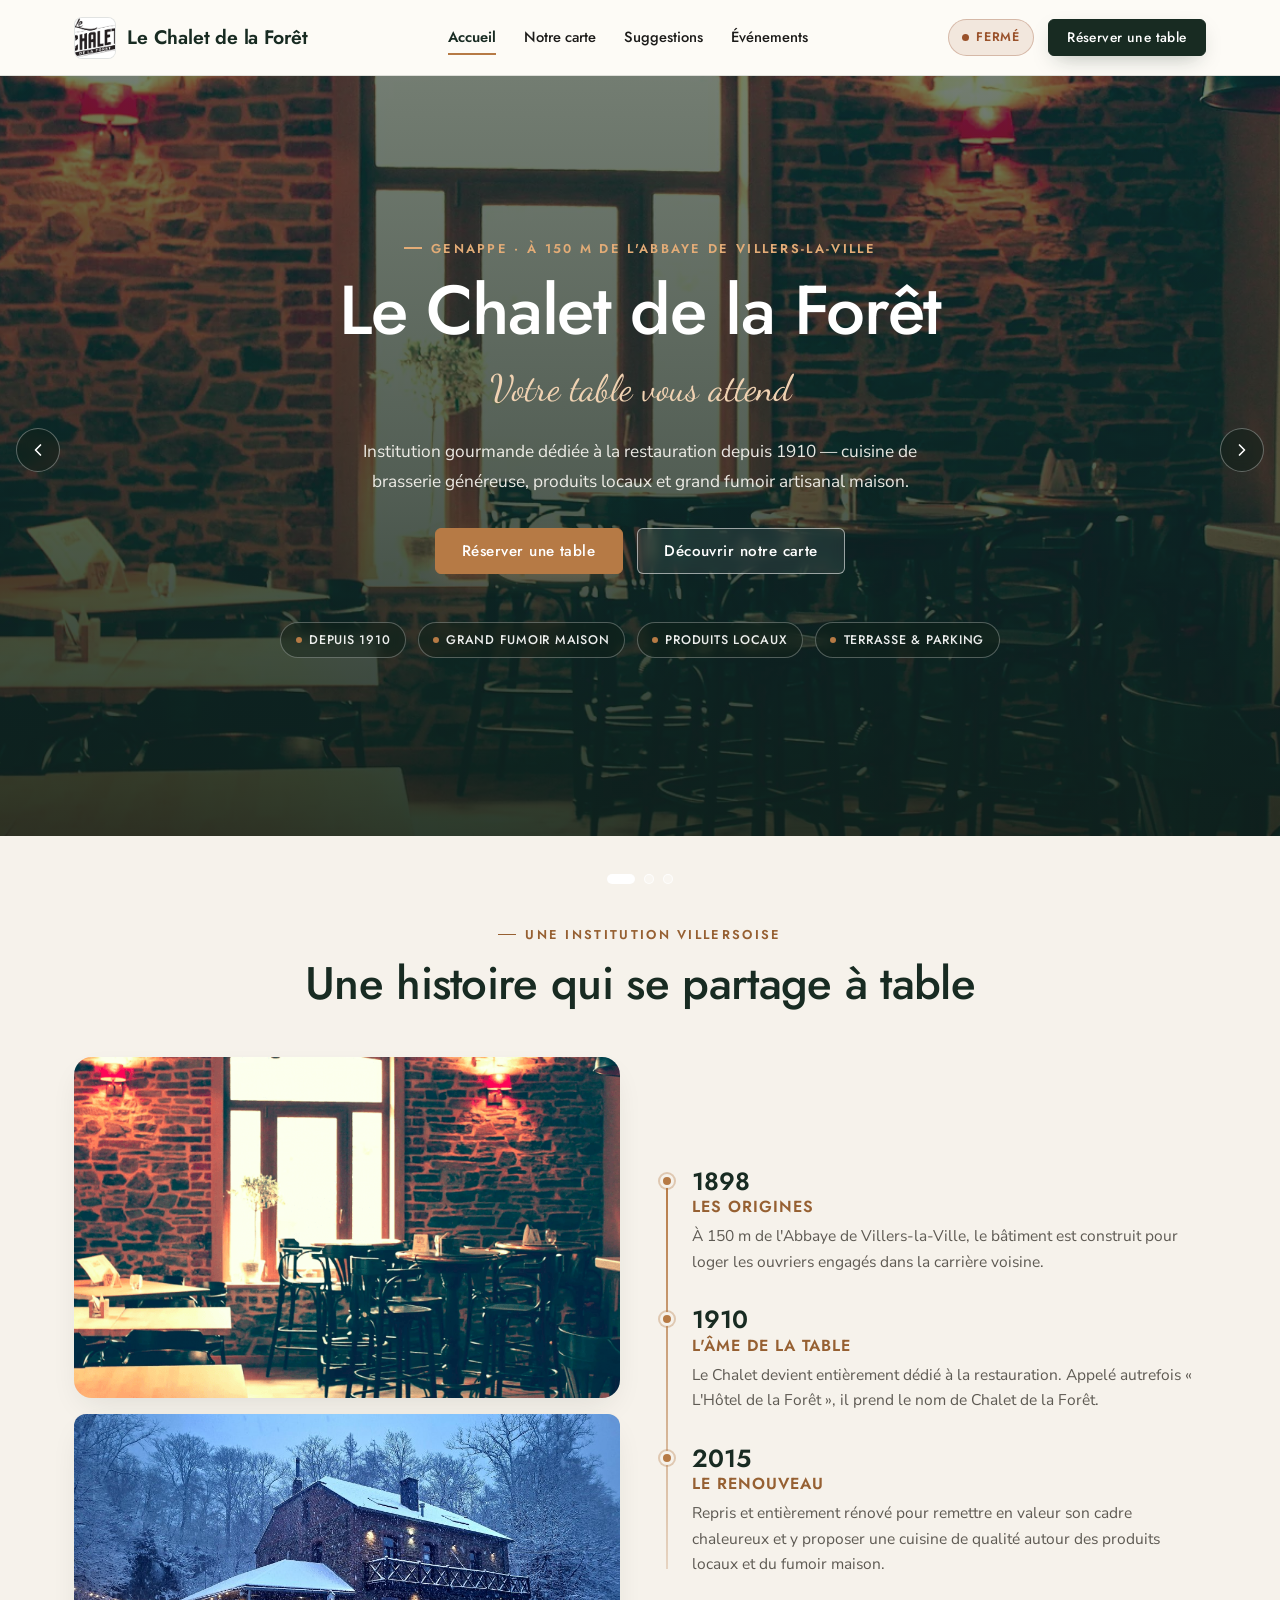
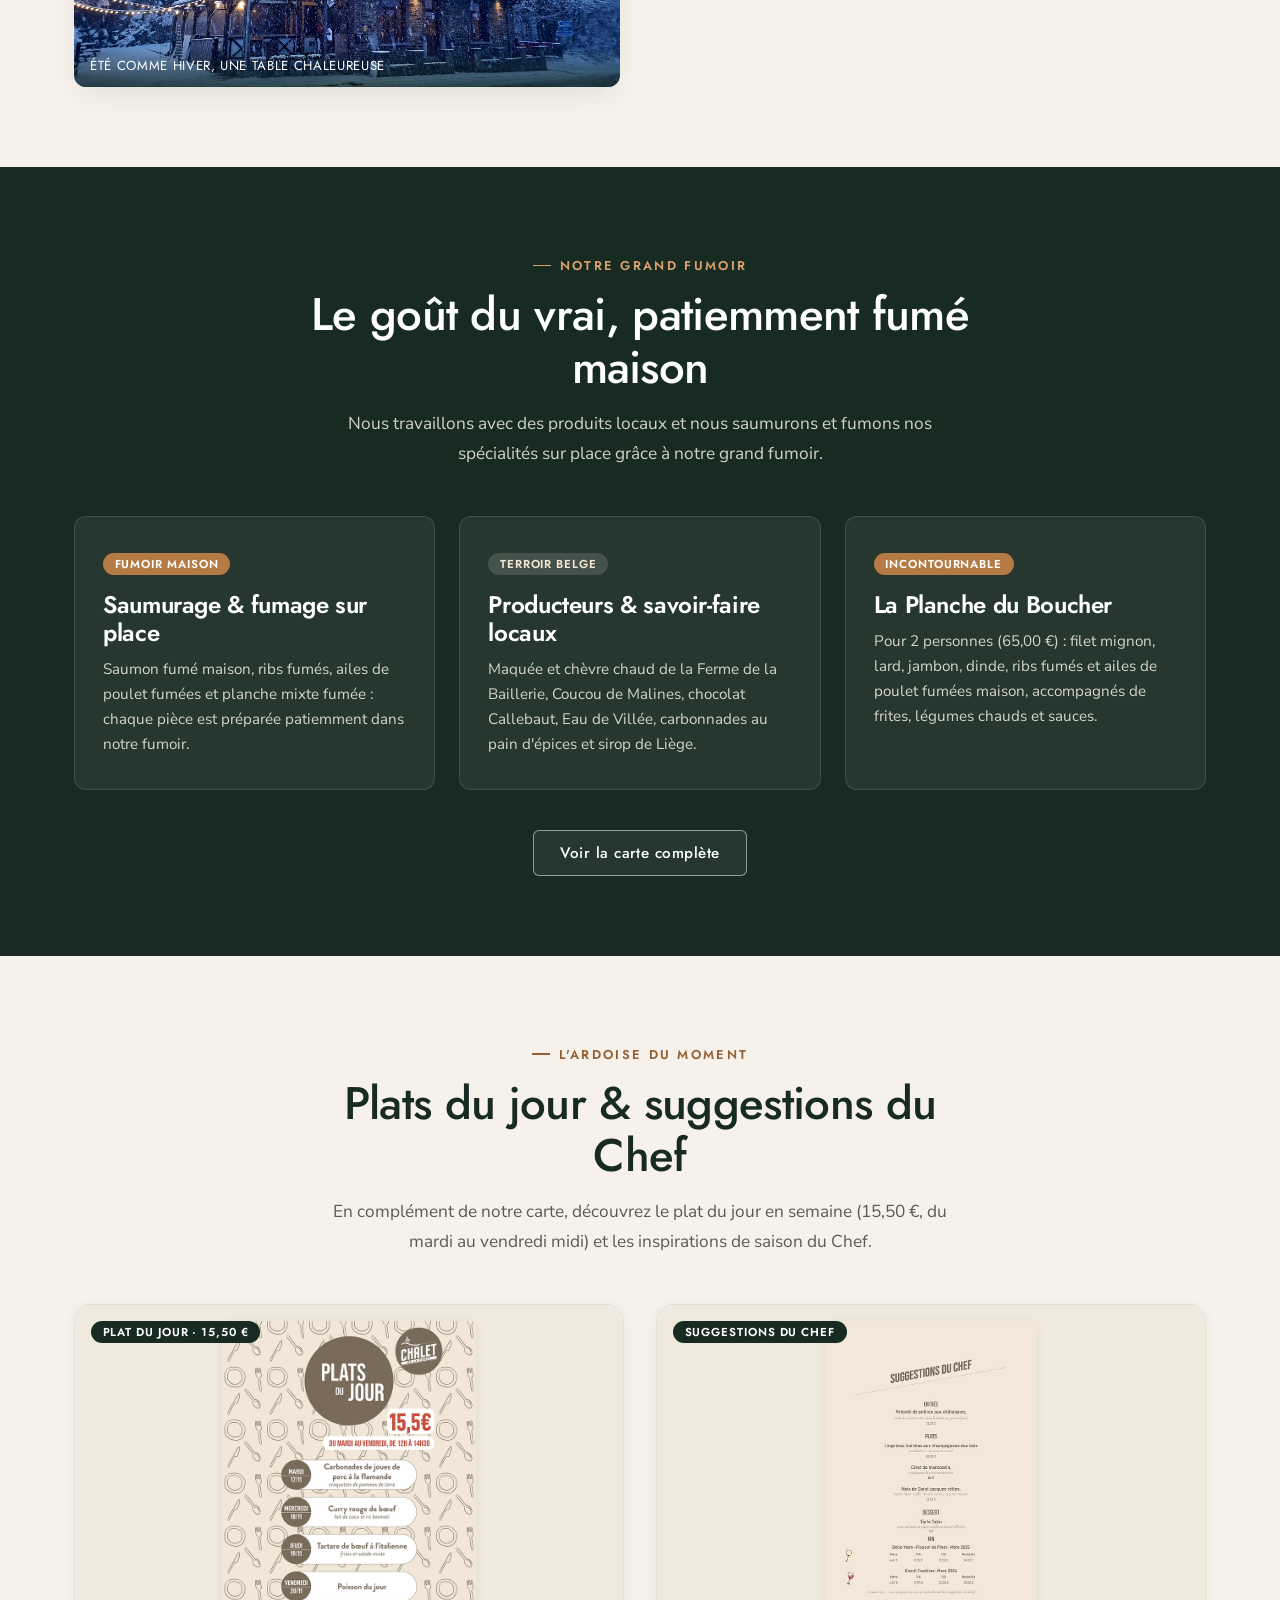
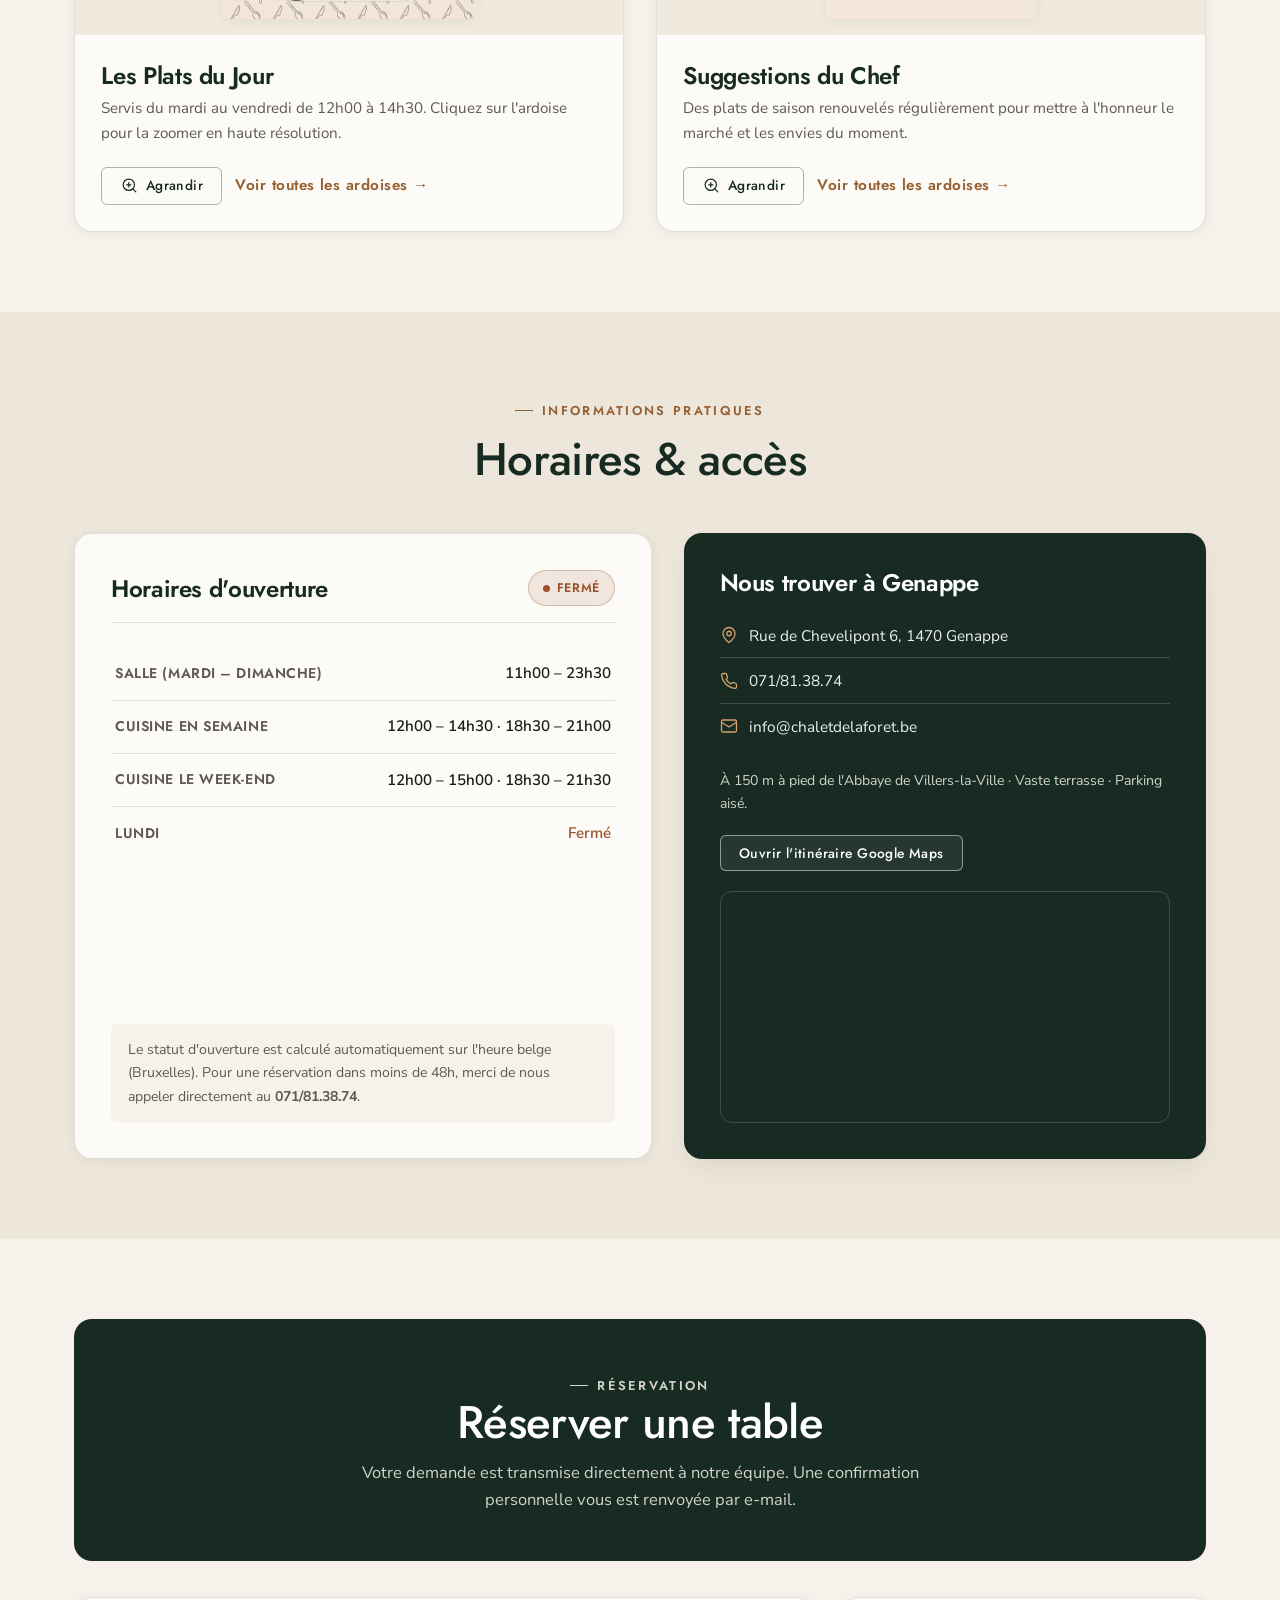
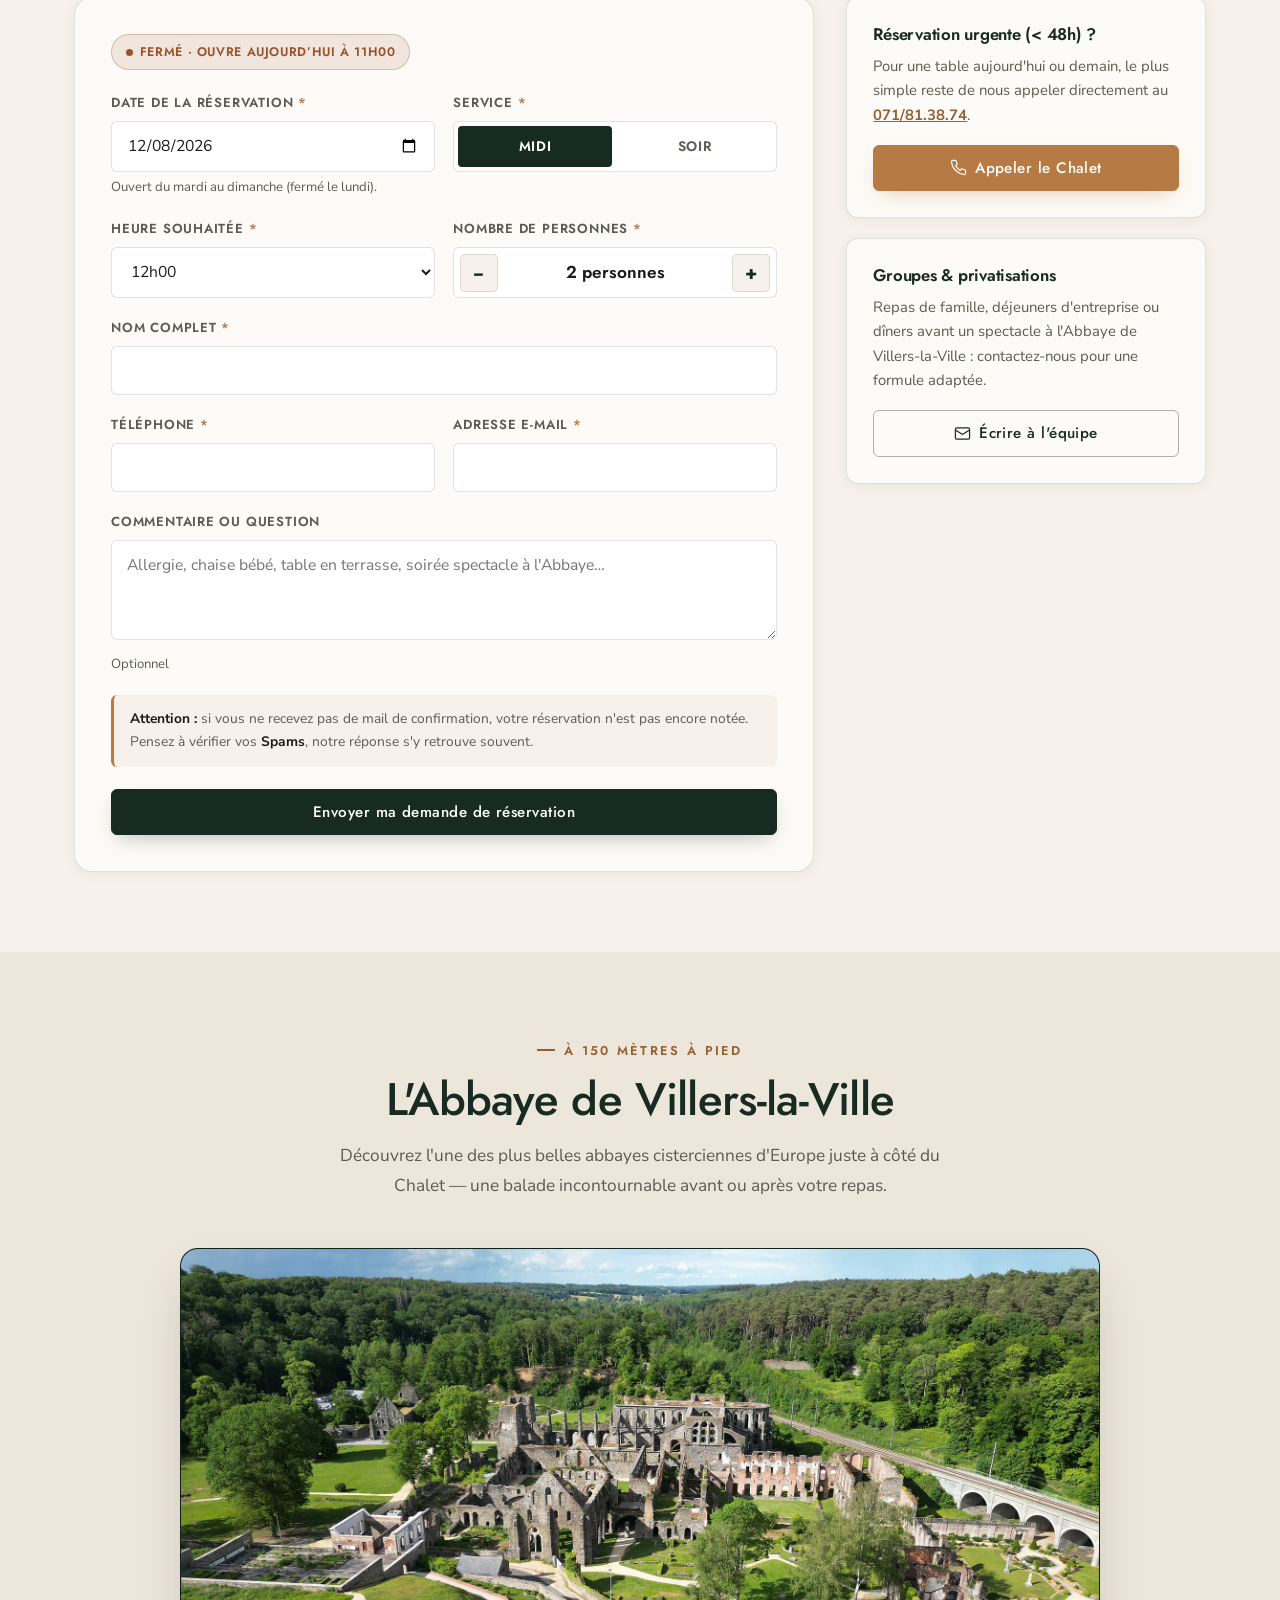
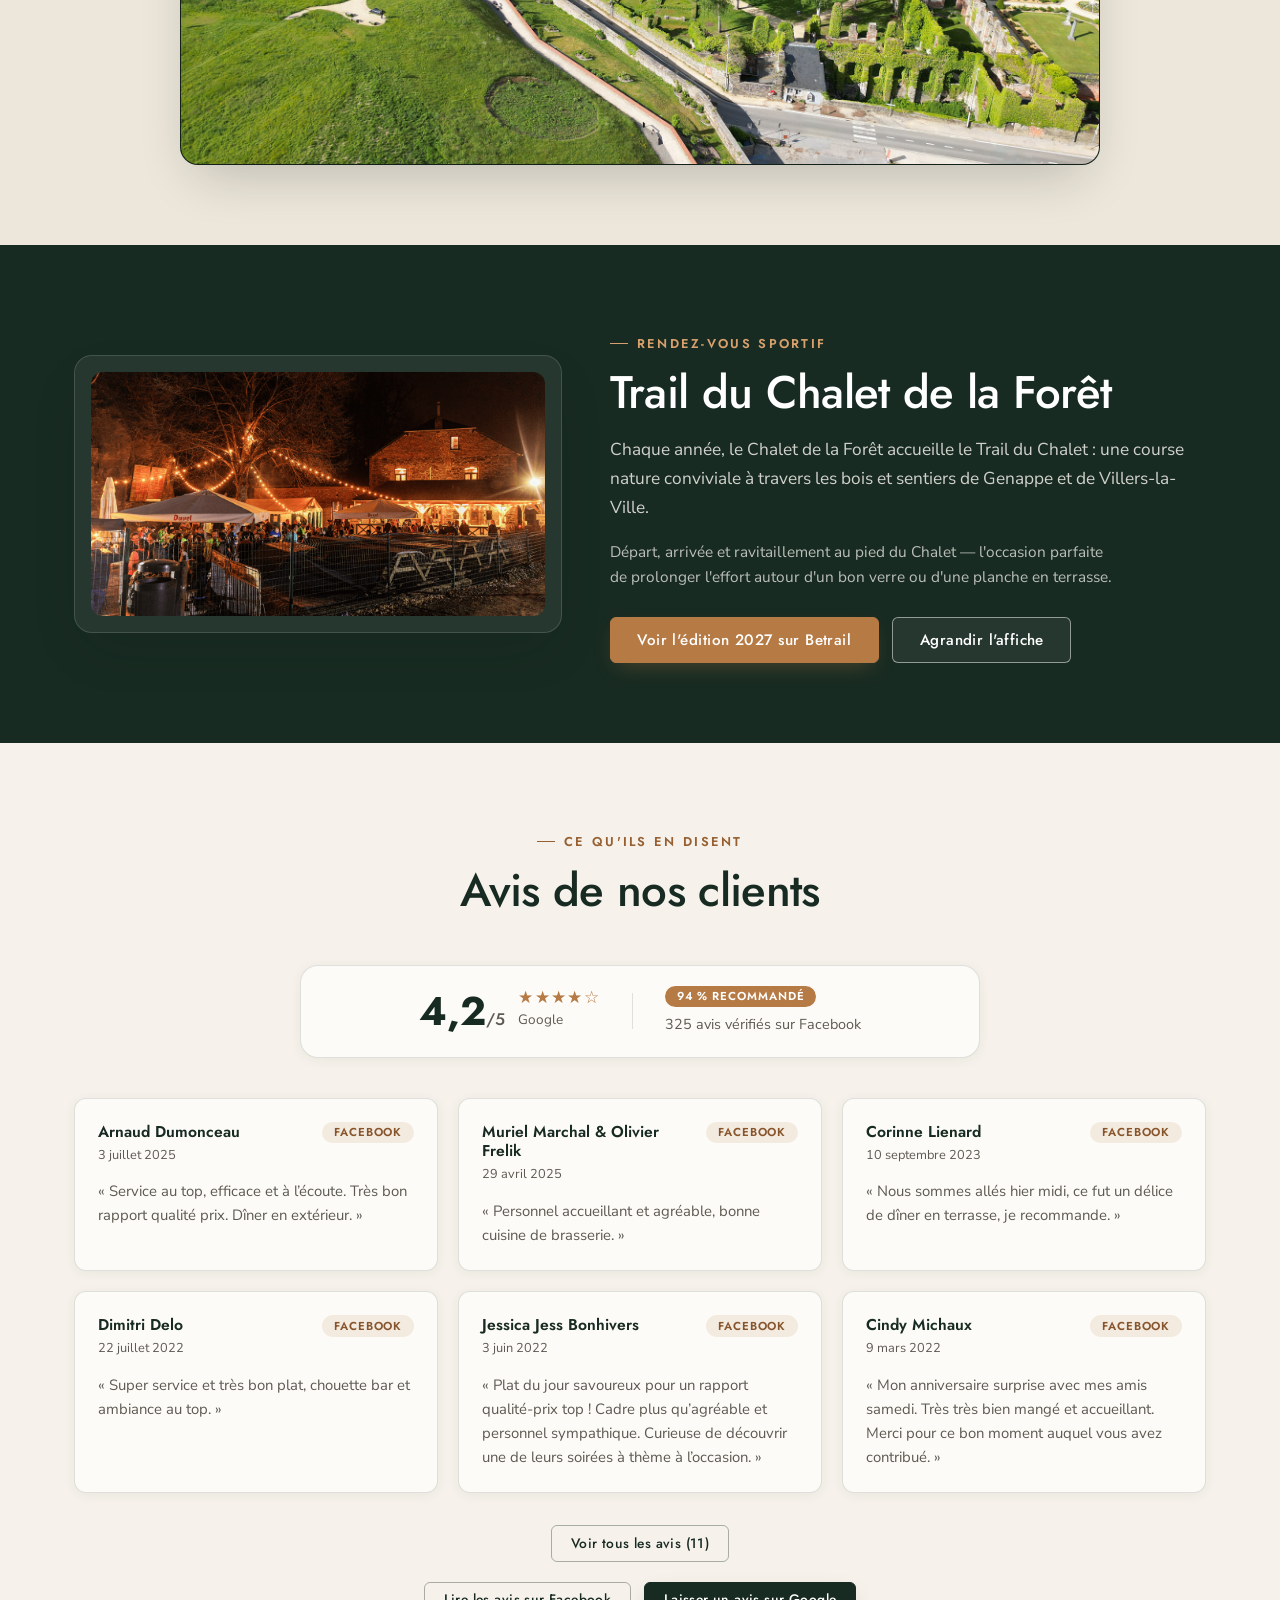
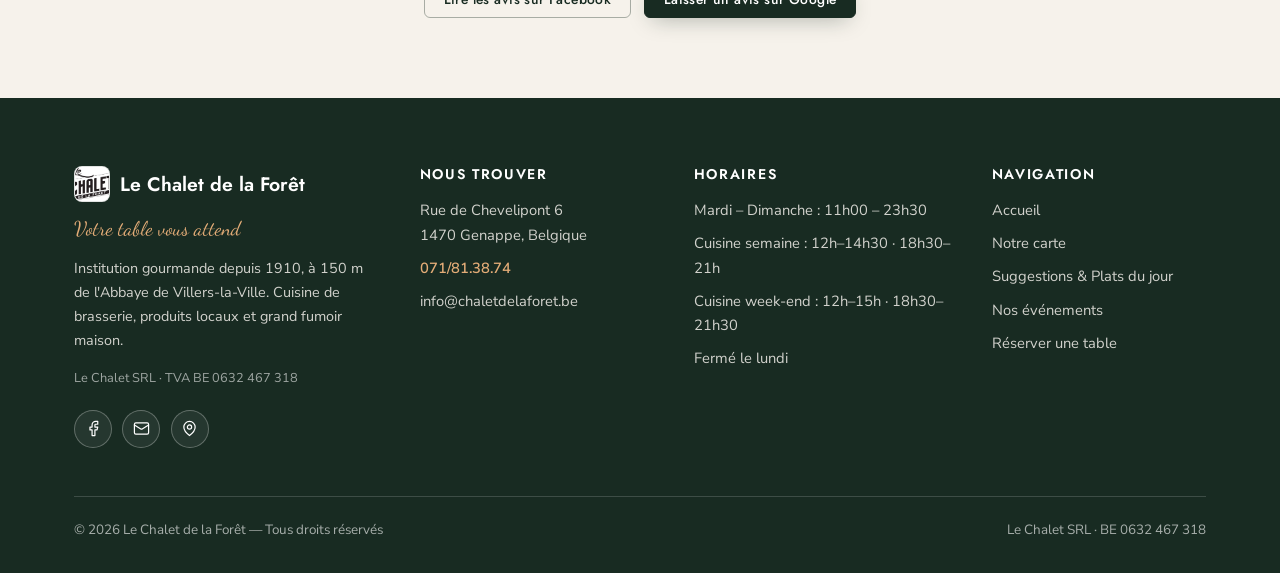
<file: index.html>
<!DOCTYPE html>
<html lang="fr">
<head>
  <meta charset="utf-8">
  <meta name="viewport" content="width=device-width, initial-scale=1">
  <title>Le Chalet de la Forêt — Brasserie &amp; Fumoir maison à Genappe</title>
  <meta name="description" content="Restaurant et brasserie à Genappe, à 150 m de l'Abbaye de Villers-la-Ville. Cuisine de brasserie, produits locaux et fumoir artisanal maison depuis 1910. Réservez votre table.">
  <!-- Retirer cette balise lors de la mise en production finale -->
  <meta name="robots" content="noindex, nofollow">
  <link rel="icon" href="fb_images/logo.jpg">
  <meta property="og:title" content="Le Chalet de la Forêt — Brasserie &amp; Fumoir maison à Genappe">
  <meta property="og:description" content="Cuisine de brasserie, produits locaux et grand fumoir maison à 150 m de l'Abbaye de Villers-la-Ville.">
  <meta property="og:type" content="website">
  <meta property="og:image" content="internet_images/chalet-de-la-foret-large.png">
  <meta property="og:locale" content="fr_BE">
  <link rel="preconnect" href="https://fonts.googleapis.com">
  <link rel="preconnect" href="https://fonts.gstatic.com" crossorigin>
  <link href="https://fonts.googleapis.com/css2?family=Dancing+Script:wght@500;600&family=Jost:wght@400;500;600;700&family=Nunito+Sans:ital,wght@0,300;0,400;0,600;0,700;1,400&display=swap" rel="stylesheet">
  <link rel="stylesheet" href="style.css">
  <script type="application/ld+json">
  {
    "@context": "https://schema.org",
    "@type": "Restaurant",
    "name": "Le Chalet de la Forêt",
    "legalName": "Le Chalet SRL",
    "image": "internet_images/chalet-de-la-foret-large.png",
    "address": {
      "@type": "PostalAddress",
      "streetAddress": "Rue de Chevelipont 6",
      "addressLocality": "Genappe",
      "postalCode": "1470",
      "addressCountry": "BE"
    },
    "telephone": "+3271813874",
    "email": "info@chaletdelaforet.be",
    "priceRange": "€€",
    "servesCuisine": ["Belgian", "French", "Brasserie"],
    "openingHoursSpecification": [
      {
        "@type": "OpeningHoursSpecification",
        "dayOfWeek": ["Tuesday", "Wednesday", "Thursday", "Friday", "Saturday", "Sunday"],
        "opens": "11:00",
        "closes": "23:30"
      }
    ],
    "url": "https://www.chaletdelaforet.be/"
  }
  </script>
</head>
<body>
  <a href="#main" class="skip-link">Aller au contenu principal</a>

  <header class="site-nav" id="site-nav">
    <div class="nav-inner">
      <a href="index.html" class="nav-brand" aria-label="Accueil — Le Chalet de la Forêt">
        <span class="logo-box"><img src="fb_images/logo.jpg" alt="Logo Le Chalet de la Forêt" width="42" height="42"></span>
        <span>Le Chalet de la Forêt</span>
      </a>

      <nav class="nav-links" aria-label="Menu principal">
        <a href="index.html" class="is-active" aria-current="page">Accueil</a>
        <a href="carte.html">Notre carte</a>
        <a href="suggestions.html">Suggestions</a>
        <a href="evenements.html">Événements</a>
      </nav>

      <div class="nav-right">
        <span class="status-pill js-open-status" data-status-format="short" role="status" aria-live="polite">
          <span class="status-dot" aria-hidden="true"></span>
          <span class="js-status-text">Horaires</span>
        </span>
        <a href="#reserver" class="btn btn--primary btn--sm">Réserver une table</a>
        <button type="button" class="nav-toggle" aria-label="Ouvrir le menu de navigation" aria-expanded="false" aria-controls="mobile-menu">
          <span class="bar"></span>
        </button>
      </div>
    </div>
  </header>

  <div class="mobile-menu" id="mobile-menu" aria-hidden="true">
    <div class="mm-header">
      <div class="mm-brand">Le Chalet de la Forêt</div>
      <button type="button" class="mm-close" aria-label="Fermer le menu">×</button>
    </div>
    <nav aria-label="Menu mobile">
      <a href="index.html" class="is-active" aria-current="page">Accueil</a>
      <a href="carte.html">Notre carte</a>
      <a href="suggestions.html">Suggestions &amp; Plats du jour</a>
      <a href="evenements.html">Nos événements</a>
    </nav>
    <div class="mm-actions">
      <a href="#reserver" class="btn btn--accent btn--full">Réserver une table</a>
      <a href="tel:+3271813874" class="btn btn--outline-light btn--full"><svg viewBox="0 0 24 24" fill="none" stroke="currentColor" stroke-width="1.7" stroke-linecap="round" stroke-linejoin="round" aria-hidden="true"><path d="M22 16.92v3a2 2 0 0 1-2.18 2 19.79 19.79 0 0 1-8.63-3.07 19.5 19.5 0 0 1-6-6 19.79 19.79 0 0 1-3.07-8.67A2 2 0 0 1 4.11 2h3a2 2 0 0 1 2 1.72 12.84 12.84 0 0 0 .7 2.81 2 2 0 0 1-.45 2.11L8.09 9.91a16 16 0 0 0 6 6l1.27-1.27a2 2 0 0 1 2.11-.45 12.84 12.84 0 0 0 2.81.7A2 2 0 0 1 22 16.92z"/></svg> Appeler le 071/81.38.74</a>
      <a href="https://maps.google.com/?q=Le+Chalet+de+la+For%C3%AAt,+Rue+de+Chevelipont+6,+1470+Genappe,+Belgique" target="_blank" rel="noopener noreferrer" class="btn btn--outline-light btn--full"><svg viewBox="0 0 24 24" fill="none" stroke="currentColor" stroke-width="1.7" stroke-linecap="round" stroke-linejoin="round" aria-hidden="true"><path d="M20 10c0 6-8 12-8 12s-8-6-8-12a8 8 0 0 1 16 0Z"/><circle cx="12" cy="10" r="3"/></svg> Itinéraire Google Maps</a>
    </div>
    <p class="mm-note">Le Chalet SRL · BE 0632 467 318 · info@chaletdelaforet.be</p>
  </div>

  <main id="main">
    <!-- HERO -->
    <section class="hero" aria-label="Présentation du Chalet de la Forêt">
      <div class="media">
        <img src="internet_images/chalet-de-la-foret-large.png" alt="Vue extérieure du Chalet de la Forêt à Genappe" loading="eager" decoding="async">
      </div>
      <div class="overlay" aria-hidden="true"></div>

      <div class="content">
        <p class="eyebrow">Genappe · À 150 m de l'Abbaye de Villers-la-Ville</p>
        <h1>Le Chalet de la Forêt</h1>
        <p class="hero-script">Votre table vous attend</p>
        <p class="lead">
          Institution gourmande dédiée à la restauration depuis 1910 — cuisine de brasserie généreuse, produits locaux et grand fumoir artisanal maison.
        </p>
        <div class="hero-actions">
          <a href="#reserver" class="btn btn--accent">Réserver une table</a>
          <a href="carte.html" class="btn btn--outline-light">Découvrir notre carte</a>
        </div>
      </div>

      <div class="hero-reassurance" aria-label="Points forts du restaurant">
        <span class="chip"><span class="dot" aria-hidden="true"></span>Depuis 1910</span>
        <span class="chip"><span class="dot" aria-hidden="true"></span>Grand Fumoir Maison</span>
        <span class="chip"><span class="dot" aria-hidden="true"></span>Produits Locaux</span>
        <span class="chip"><span class="dot" aria-hidden="true"></span>Terrasse &amp; Parking</span>
      </div>
    </section>

    <!-- HISTOIRE -->
    <section class="section" id="histoire">
      <div class="container">
        <div class="section-header">
          <p class="eyebrow">Une institution villersoise</p>
          <h2>Une histoire qui se partage à table</h2>
        </div>

        <div class="grid-2 history-grid">
          <div class="history-gallery">
            <figure class="media media--radius-l history-photo history-photo--main" data-lightbox="internet_images/chalet-de-la-foret.png" data-lightbox-title="Le Chalet de la Forêt — Façades et terrasse">
              <img src="internet_images/chalet-de-la-foret.png" alt="Le Chalet de la Forêt à Genappe" loading="lazy" decoding="async">
            </figure>
            <figure class="media media--radius-m history-photo history-photo--winter" data-lightbox="internet_images/chalet-de-la-foret-neige.jpg" data-lightbox-title="Le Chalet de la Forêt sous la neige">
              <img src="internet_images/chalet-de-la-foret-neige.jpg" alt="Le Chalet de la Forêt en hiver sous la neige" loading="lazy" decoding="async">
              <figcaption class="photo-caption">Été comme hiver, une table chaleureuse</figcaption>
            </figure>
          </div>

          <div class="timeline" aria-label="Frise historique du Chalet de la Forêt">
            <div class="tl-item">
              <span class="tl-dot" aria-hidden="true"></span>
              <p class="tl-year">1898</p>
              <h3 class="tl-title">Les origines</h3>
              <p class="tl-desc">À 150 m de l'Abbaye de Villers-la-Ville, le bâtiment est construit pour loger les ouvriers engagés dans la carrière voisine.</p>
            </div>

            <div class="tl-item">
              <span class="tl-dot" aria-hidden="true"></span>
              <p class="tl-year">1910</p>
              <h3 class="tl-title">L'âme de la table</h3>
              <p class="tl-desc">Le Chalet devient entièrement dédié à la restauration. Appelé autrefois « L'Hôtel de la Forêt », il prend le nom de Chalet de la Forêt.</p>
            </div>

            <div class="tl-item">
              <span class="tl-dot" aria-hidden="true"></span>
              <p class="tl-year">2015</p>
              <h3 class="tl-title">Le renouveau</h3>
              <p class="tl-desc">Repris et entièrement rénové pour remettre en valeur son cadre chaleureux et y proposer une cuisine de qualité autour des produits locaux et du fumoir maison.</p>
            </div>
          </div>
        </div>
      </div>
    </section>

    <!-- FUMOIR & TERROIR -->
    <section class="section section--dark" id="fumoir">
      <div class="container">
        <div class="section-header">
          <p class="eyebrow">Notre grand fumoir</p>
          <h2>Le goût du vrai, patiemment fumé maison</h2>
          <p class="lead">
            Nous travaillons avec des produits locaux et nous saumurons et fumons nos spécialités sur place grâce à notre grand fumoir.
          </p>
        </div>

        <div class="fumoir-grid">
          <article class="fumoir-card">
            <span class="badge badge--filled">Fumoir maison</span>
            <h3>Saumurage &amp; fumage sur place</h3>
            <p>Saumon fumé maison, ribs fumés, ailes de poulet fumées et planche mixte fumée : chaque pièce est préparée patiemment dans notre fumoir.</p>
          </article>

          <article class="fumoir-card">
            <span class="badge badge--dark">Terroir belge</span>
            <h3>Producteurs &amp; savoir-faire locaux</h3>
            <p>Maquée et chèvre chaud de la Ferme de la Baillerie, Coucou de Malines, chocolat Callebaut, Eau de Villée, carbonnades au pain d'épices et sirop de Liège.</p>
          </article>

          <article class="fumoir-card">
            <span class="badge badge--filled">Incontournable</span>
            <h3>La Planche du Boucher</h3>
            <p>Pour 2 personnes (65,00 €) : filet mignon, lard, jambon, dinde, ribs fumés et ailes de poulet fumées maison, accompagnés de frites, légumes chauds et sauces.</p>
          </article>
        </div>

        <div class="fumoir-cta">
          <a href="carte.html" class="btn btn--outline">Voir la carte complète</a>
        </div>
      </div>
    </section>

    <!-- APERÇU ARDOISE & SUGGESTIONS -->
    <section class="section" id="suggestions-preview">
      <div class="container">
        <div class="section-header">
          <p class="eyebrow">L'ardoise du moment</p>
          <h2>Plats du jour &amp; suggestions du Chef</h2>
          <p class="lead">En complément de notre carte, découvrez le plat du jour en semaine (15,50 €, du mardi au vendredi midi) et les inspirations de saison du Chef.</p>
        </div>

        <div class="suggest-preview">
          <article class="suggest-block">
            <div class="suggest-img-cover" data-lightbox="assets/plat-du-jour.png" data-lightbox-title="Plat du jour — Le Chalet de la Forêt">
              <img src="assets/plat-du-jour.png" alt="Ardoise des plats du jour du Chalet de la Forêt" loading="lazy" decoding="async">
              <span class="badge">Plat du jour · 15,50 €</span>
            </div>
            <div class="suggest-body">
              <h3>Les Plats du Jour</h3>
              <p>Servis du mardi au vendredi de 12h00 à 14h30. Cliquez sur l'ardoise pour la zoomer en haute résolution.</p>
              <div class="suggest-actions">
                <button type="button" class="btn btn--outline btn--sm" data-lightbox="assets/plat-du-jour.png" data-lightbox-title="Plats du jour — Le Chalet de la Forêt"><svg viewBox="0 0 24 24" fill="none" stroke="currentColor" stroke-width="1.7" stroke-linecap="round" stroke-linejoin="round" aria-hidden="true"><circle cx="11" cy="11" r="8"/><path d="m21 21-4.3-4.3"/><path d="M11 8v6"/><path d="M8 11h6"/></svg> Agrandir</button>
                <a href="suggestions.html" class="btn btn--ghost">Voir toutes les ardoises →</a>
              </div>
            </div>
          </article>

          <article class="suggest-block">
            <div class="suggest-img-cover" data-lightbox="assets/suggestion-du-chef.png" data-lightbox-title="Suggestions du Chef — Le Chalet de la Forêt">
              <img src="assets/suggestion-du-chef.png" alt="Ardoise des suggestions du Chef au Chalet de la Forêt" loading="lazy" decoding="async">
              <span class="badge">Suggestions du Chef</span>
            </div>
            <div class="suggest-body">
              <h3>Suggestions du Chef</h3>
              <p>Des plats de saison renouvelés régulièrement pour mettre à l'honneur le marché et les envies du moment.</p>
              <div class="suggest-actions">
                <button type="button" class="btn btn--outline btn--sm" data-lightbox="assets/suggestion-du-chef.png" data-lightbox-title="Suggestions du Chef — Le Chalet de la Forêt"><svg viewBox="0 0 24 24" fill="none" stroke="currentColor" stroke-width="1.7" stroke-linecap="round" stroke-linejoin="round" aria-hidden="true"><circle cx="11" cy="11" r="8"/><path d="m21 21-4.3-4.3"/><path d="M11 8v6"/><path d="M8 11h6"/></svg> Agrandir</button>
                <a href="suggestions.html" class="btn btn--ghost">Voir toutes les ardoises →</a>
              </div>
            </div>
          </article>
        </div>
      </div>
    </section>

    <!-- HORAIRES & ACCÈS -->
    <section class="section section--alt" id="acces">
      <div class="container">
        <div class="section-header">
          <p class="eyebrow">Informations pratiques</p>
          <h2>Horaires &amp; accès</h2>
        </div>

        <div class="hours-grid">
          <div class="hours-card">
            <div>
              <div class="hours-card__head">
                <h3>Horaires d'ouverture</h3>
                <span class="status-pill js-open-status" data-status-format="short">
                  <span class="status-dot" aria-hidden="true"></span>
                  <span class="js-status-text">Vérification…</span>
                </span>
              </div>

              <table class="hours-table" aria-label="Horaires de la salle et de la cuisine">
                <tbody>
                  <tr>
                    <th scope="row">Salle (Mardi – Dimanche)</th>
                    <td>11h00 – 23h30</td>
                  </tr>
                  <tr>
                    <th scope="row">Cuisine en semaine</th>
                    <td>12h00 – 14h30 · 18h30 – 21h00</td>
                  </tr>
                  <tr>
                    <th scope="row">Cuisine le week-end</th>
                    <td>12h00 – 15h00 · 18h30 – 21h30</td>
                  </tr>
                  <tr>
                    <th scope="row">Lundi</th>
                    <td class="is-closed-text">Fermé</td>
                  </tr>
                </tbody>
              </table>
            </div>

            <p class="hours-note">
              Le statut d'ouverture est calculé automatiquement sur l'heure belge (Bruxelles). Pour une réservation dans moins de 48h, merci de nous appeler directement au <strong>071/81.38.74</strong>.
            </p>
          </div>

          <div class="access-card">
            <h3>Nous trouver à Genappe</h3>
            <ul class="access-list">
              <li><svg viewBox="0 0 24 24" fill="none" stroke="currentColor" stroke-width="1.7" stroke-linecap="round" stroke-linejoin="round" aria-hidden="true"><path d="M20 10c0 6-8 12-8 12s-8-6-8-12a8 8 0 0 1 16 0Z"/><circle cx="12" cy="10" r="3"/></svg><a href="https://maps.google.com/?q=Le+Chalet+de+la+For%C3%AAt,+Rue+de+Chevelipont+6,+1470+Genappe,+Belgique" target="_blank" rel="noopener noreferrer">Rue de Chevelipont 6, 1470 Genappe</a></li>
              <li><svg viewBox="0 0 24 24" fill="none" stroke="currentColor" stroke-width="1.7" stroke-linecap="round" stroke-linejoin="round" aria-hidden="true"><path d="M22 16.92v3a2 2 0 0 1-2.18 2 19.79 19.79 0 0 1-8.63-3.07 19.5 19.5 0 0 1-6-6 19.79 19.79 0 0 1-3.07-8.67A2 2 0 0 1 4.11 2h3a2 2 0 0 1 2 1.72 12.84 12.84 0 0 0 .7 2.81 2 2 0 0 1-.45 2.11L8.09 9.91a16 16 0 0 0 6 6l1.27-1.27a2 2 0 0 1 2.11-.45 12.84 12.84 0 0 0 2.81.7A2 2 0 0 1 22 16.92z"/></svg><a href="tel:+3271813874">071/81.38.74</a></li>
              <li><svg viewBox="0 0 24 24" fill="none" stroke="currentColor" stroke-width="1.7" stroke-linecap="round" stroke-linejoin="round" aria-hidden="true"><rect width="20" height="16" x="2" y="4" rx="2"/><path d="m22 7-8.97 5.7a1.94 1.94 0 0 1-2.06 0L2 7"/></svg><a href="mailto:info@chaletdelaforet.be">info@chaletdelaforet.be</a></li>
            </ul>
            <p class="access-perks">À 150 m à pied de l'Abbaye de Villers-la-Ville · Vaste terrasse · Parking aisé.</p>
            <div>
              <a href="https://maps.google.com/?q=Le+Chalet+de+la+For%C3%AAt,+Rue+de+Chevelipont+6,+1470+Genappe,+Belgique" target="_blank" rel="noopener noreferrer" class="btn btn--outline btn--sm">Ouvrir l'itinéraire Google Maps</a>
            </div>
            <div class="map-wrap">
              <iframe
                title="Carte d'accès au Chalet de la Forêt, Rue de Chevelipont 6 à Genappe"
                src="https://maps.google.com/maps?q=Le+Chalet+de+la+For%C3%AAt,+Rue+de+Chevelipont+6,+1470+Genappe,+Belgique&t=&z=15&ie=UTF8&iwloc=&output=embed"
                loading="lazy"
                referrerpolicy="no-referrer-when-downgrade"
                allowfullscreen>
              </iframe>
            </div>
          </div>
        </div>
      </div>
    </section>

    <!-- RÉSERVATION EN LIGNE -->
    <section class="section" id="reserver">
      <div class="container">
        <div class="reservation-hero">
          <p class="eyebrow eyebrow--light">Réservation</p>
          <h2>Réserver une table</h2>
          <p>Votre demande est transmise directement à notre équipe. Une confirmation personnelle vous est renvoyée par e-mail.</p>
        </div>

        <div class="reservation-wrap">
          <div class="res-form" id="form-wrap">
            <div class="res-form__status">
              <span class="status-pill js-open-status" data-status-format="long">
                <span class="status-dot" aria-hidden="true"></span>
                <span class="js-status-text">Vérification des horaires…</span>
              </span>
            </div>

            <form id="reservation-form" data-action="https://formspree.io/f/VOTRE_ID_FORMSPREE">
              <div class="form-row">
                <div class="form-group">
                  <label for="res-date">Date de la réservation <span class="req" aria-hidden="true">*</span></label>
                  <input type="date" id="res-date" name="res-date" required>
                  <span class="field-note">Ouvert du mardi au dimanche (fermé le lundi).</span>
                  <span class="field-error" id="res-date-error" role="alert"></span>
                </div>

                <div class="form-group">
                  <label>Service <span class="req" aria-hidden="true">*</span></label>
                  <div class="segmented" role="group" aria-label="Choix du service" id="res-service">
                    <button type="button" class="active" data-service="midi" aria-pressed="true">Midi</button>
                    <button type="button" data-service="soir" aria-pressed="false">Soir</button>
                  </div>
                  <input type="hidden" name="res-service" value="midi" id="res-service-val">
                </div>
              </div>

              <div class="form-row">
                <div class="form-group">
                  <label for="res-hour">Heure souhaitée <span class="req" aria-hidden="true">*</span></label>
                  <select id="res-hour" name="res-hour" required></select>
                </div>

                <div class="form-group">
                  <label>Nombre de personnes <span class="req" aria-hidden="true">*</span></label>
                  <div class="counter" id="res-counter">
                    <button type="button" data-action="minus" aria-label="Diminuer le nombre de personnes">−</button>
                    <span class="value" id="res-count-value">2 personnes</span>
                    <input type="hidden" name="res-count" id="res-count" value="2">
                    <button type="button" data-action="plus" aria-label="Augmenter le nombre de personnes">+</button>
                  </div>
                </div>
              </div>

              <div class="form-group">
                <label for="res-name">Nom complet <span class="req" aria-hidden="true">*</span></label>
                <input type="text" id="res-name" name="res-name" autocomplete="name" required>
              </div>

              <div class="form-row">
                <div class="form-group">
                  <label for="res-tel">Téléphone <span class="req" aria-hidden="true">*</span></label>
                  <input type="tel" id="res-tel" name="res-tel" autocomplete="tel" required>
                </div>

                <div class="form-group">
                  <label for="res-email">Adresse e-mail <span class="req" aria-hidden="true">*</span></label>
                  <input type="email" id="res-email" name="res-email" autocomplete="email" required>
                </div>
              </div>

              <div class="form-group">
                <label for="res-comment">Commentaire ou question</label>
                <textarea id="res-comment" name="res-comment" placeholder="Allergie, chaise bébé, table en terrasse, soirée spectacle à l'Abbaye…"></textarea>
                <span class="field-note">Optionnel</span>
              </div>

              <div id="alert-48h" class="alert-48h" role="status">
                <div class="alert-title">Réservation dans moins de 48h</div>
                <p>Pour une réservation dans moins de 48h, merci de nous contacter directement par téléphone au <a href="tel:+3271813874">071/81.38.74</a>.</p>
              </div>

              <div class="spam-note">
                <strong>Attention :</strong> si vous ne recevez pas de mail de confirmation, votre réservation n'est pas encore notée. Pensez à vérifier vos <strong>Spams</strong>, notre réponse s'y retrouve souvent.
              </div>

              <button type="submit" class="btn btn--primary btn--full">Envoyer ma demande de réservation</button>
            </form>
          </div>

          <div id="confirm-state" class="confirm-state" role="status" aria-live="polite">
            <div class="confirm-icon" aria-hidden="true">✓</div>
            <h3>Demande prête à être confirmée</h3>
            <p>Merci ! Pensez à surveiller votre boîte de réception (et vos Spams) pour notre e-mail de confirmation.</p>
            <dl class="confirm-recap">
              <dt>Date</dt><dd id="recap-date">—</dd>
              <dt>Service</dt><dd id="recap-service">—</dd>
              <dt>Heure</dt><dd id="recap-hour">—</dd>
              <dt>Couverts</dt><dd id="recap-count">—</dd>
              <dt>Nom</dt><dd id="recap-name">—</dd>
              <dt>Téléphone</dt><dd id="recap-tel">—</dd>
            </dl>
            <button type="button" id="new-reservation-btn" class="btn btn--outline">Faire une autre demande</button>
          </div>

          <aside class="res-sidebar">
            <div class="res-card">
              <h4>Réservation urgente (&lt; 48h) ?</h4>
              <p>Pour une table aujourd'hui ou demain, le plus simple reste de nous appeler directement au <a class="tel" href="tel:+3271813874">071/81.38.74</a>.</p>
              <a href="tel:+3271813874" class="btn btn--accent btn--full"><svg viewBox="0 0 24 24" fill="none" stroke="currentColor" stroke-width="1.7" stroke-linecap="round" stroke-linejoin="round" aria-hidden="true"><path d="M22 16.92v3a2 2 0 0 1-2.18 2 19.79 19.79 0 0 1-8.63-3.07 19.5 19.5 0 0 1-6-6 19.79 19.79 0 0 1-3.07-8.67A2 2 0 0 1 4.11 2h3a2 2 0 0 1 2 1.72 12.84 12.84 0 0 0 .7 2.81 2 2 0 0 1-.45 2.11L8.09 9.91a16 16 0 0 0 6 6l1.27-1.27a2 2 0 0 1 2.11-.45 12.84 12.84 0 0 0 2.81.7A2 2 0 0 1 22 16.92z"/></svg> Appeler le Chalet</a>
            </div>

            <div class="res-card">
              <h4>Groupes &amp; privatisations</h4>
              <p>Repas de famille, déjeuners d'entreprise ou dîners avant un spectacle à l'Abbaye de Villers-la-Ville : contactez-nous pour une formule adaptée.</p>
              <a href="mailto:info@chaletdelaforet.be?subject=Demande%20groupe%20-%20Le%20Chalet%20de%20la%20For%C3%AAt" class="btn btn--outline btn--full"><svg viewBox="0 0 24 24" fill="none" stroke="currentColor" stroke-width="1.7" stroke-linecap="round" stroke-linejoin="round" aria-hidden="true"><rect width="20" height="16" x="2" y="4" rx="2"/><path d="m22 7-8.97 5.7a1.94 1.94 0 0 1-2.06 0L2 7"/></svg> Écrire à l'équipe</a>
            </div>
          </aside>
        </div>
      </div>
    </section>

    <!-- ABBAYE DE VILLERS -->
    <section class="section section--alt" id="abbaye">
      <div class="container">
        <div class="section-header">
          <p class="eyebrow">À 150 mètres à pied</p>
          <h2>L'Abbaye de Villers-la-Ville</h2>
          <p class="lead">
            Découvrez l'une des plus belles abbayes cisterciennes d'Europe juste à côté du Chalet — une balade incontournable avant ou après votre repas.
          </p>
        </div>

        <div class="abbey-carousel-wrap" id="abbey-carousel" role="region" aria-roledescription="carousel" aria-label="Galerie de l'Abbaye de Villers-la-Ville">
          <div class="abbey-carousel-track" id="abbey-carousel-track">
            <img src="internet_images/abbaye-1.jpg" alt="Abbaye de Villers-la-Ville — vestiges cisterciens" class="active" data-lightbox="internet_images/abbaye-1.jpg" data-lightbox-title="Abbaye de Villers-la-Ville — À 150 m du Chalet" loading="lazy" decoding="async">
            <img src="internet_images/abbaye-2.jpg" alt="Abbaye de Villers-la-Ville — arches et architecture" data-lightbox="internet_images/abbaye-2.jpeg" data-lightbox-title="Abbaye de Villers-la-Ville — Architecture cistercienne" loading="lazy" decoding="async">
            <img src="internet_images/abbaye-3.jpg" alt="Abbaye de Villers-la-Ville — ruines et jardins" data-lightbox="internet_images/abbaye-3.jpg" data-lightbox-title="Abbaye de Villers-la-Ville — Jardins et ruines" loading="lazy" decoding="async">
            <img src="internet_images/abbaye-4.jpg" alt="Abbaye de Villers-la-Ville — ruines et jardins" data-lightbox="internet_images/abbaye-4.jpg" data-lightbox-title="Abbaye de Villers-la-Ville — Jardins et ruines" loading="lazy" decoding="async">
          </div>
          </div>

          <button type="button" class="carousel-btn carousel-btn--prev" aria-label="Image précédente">
            <svg viewBox="0 0 24 24" fill="none" stroke="currentColor" stroke-width="2" stroke-linecap="round" stroke-linejoin="round" aria-hidden="true"><path d="m15 18-6-6 6-6"/></svg>
          </button>
          <button type="button" class="carousel-btn carousel-btn--next" aria-label="Image suivante">
            <svg viewBox="0 0 24 24" fill="none" stroke="currentColor" stroke-width="2" stroke-linecap="round" stroke-linejoin="round" aria-hidden="true"><path d="m9 18 6-6-6-6"/></svg>
          </button>

          <div class="abbey-carousel-nav" role="tablist" aria-label="Choisir une photo de l'Abbaye">
            <button type="button" role="tab" class="active" aria-selected="true" aria-label="Photo 1 sur 3"></button>
            <button type="button" role="tab" aria-selected="false" aria-label="Photo 2 sur 3"></button>
            <button type="button" role="tab" aria-selected="false" aria-label="Photo 3 sur 3"></button>
          </div>
        </div>
      </div>
    </section>

    <!-- TRAIL DU CHALET -->
    <section class="section section--dark" id="trail">
      <div class="container">
        <div class="trail-layout">
          <div class="trail-poster" data-lightbox="internet_images/trail-du-chalet.png" data-lightbox-title="Trail du Chalet de la Forêt — Édition 2027">
            <img src="internet_images/trail-du-chalet.png" alt="Affiche officielle du Trail du Chalet de la Forêt" loading="lazy" decoding="async">
          </div>

          <div class="trail-content">
            <p class="eyebrow">Rendez-vous sportif</p>
            <h2>Trail du Chalet de la Forêt</h2>
            <p class="lead">
              Chaque année, le Chalet de la Forêt accueille le Trail du Chalet : une course nature conviviale à travers les bois et sentiers de Genappe et de Villers-la-Ville.
            </p>
            <p class="trail-sub">
              Départ, arrivée et ravitaillement au pied du Chalet — l'occasion parfaite de prolonger l'effort autour d'un bon verre ou d'une planche en terrasse.
            </p>
            <div class="trail-actions">
              <a href="https://www.betrail.run/race/trail.du.chalet.de.la.foret/2027/overview" target="_blank" rel="noopener noreferrer" class="btn btn--accent">Voir l'édition 2027 sur Betrail</a>
              <button type="button" class="btn btn--outline" data-lightbox="internet_images/trail-du-chalet.png" data-lightbox-title="Trail du Chalet de la Forêt">Agrandir l'affiche</button>
            </div>
          </div>
        </div>
      </div>
    </section>

    <!-- AVIS CLIENTS -->
    <section class="section" id="avis">
      <div class="container">
        <div class="section-header">
          <p class="eyebrow">Ce qu'ils en disent</p>
          <h2>Avis de nos clients</h2>
        </div>

        <div class="reviews-bar">
          <div class="reviews-metric">
            <span class="reviews-rating" id="reviews-rating">4,2<span>/5</span></span>
            <div class="reviews-meta">
              <span class="reviews-stars" aria-label="Note moyenne de 4,2 sur 5">★★★★☆</span>
              <span class="reviews-count" id="reviews-count">Google</span>
            </div>
          </div>
          <span class="reviews-divider" aria-hidden="true"></span>
          <div class="reviews-fb">
            <span class="badge badge--filled">94 % recommandé</span>
            <span>325 avis vérifiés sur Facebook</span>
          </div>
        </div>

        <div id="reviews-list" class="reviews-list" role="list"></div>

        <div class="reviews-more-wrap">
          <button type="button" id="reviews-toggle" class="btn btn--outline btn--sm" aria-expanded="false">Voir tous les avis</button>
        </div>

        <div class="reviews-cta">
          <a href="https://www.facebook.com/chaletdelaforet.be/reviews" target="_blank" rel="noopener noreferrer" class="btn btn--outline btn--sm">Lire les avis sur Facebook</a>
          <a href="https://search.google.com/local/writereview?placeid=ChIJv_ggJ9MqwkcRJ8PIcNUc4vs" target="_blank" rel="noopener noreferrer" class="btn btn--primary btn--sm">Laisser un avis sur Google</a>
        </div>
      </div>
    </section>
  </main>

  <footer class="site-footer">
    <div class="container">
      <div class="footer-grid">
        <div class="footer-brand">
          <div class="footer-brand__top">
            <span class="logo-box logo-box--sm"><img src="fb_images/logo.jpg" alt="Logo Le Chalet de la Forêt" width="36" height="36"></span>
            <span class="name">Le Chalet de la Forêt</span>
          </div>
          <span class="script">Votre table vous attend</span>
          <p>Institution gourmande depuis 1910, à 150 m de l'Abbaye de Villers-la-Ville. Cuisine de brasserie, produits locaux et grand fumoir maison.</p>
          <p class="legal">Le Chalet SRL · TVA BE 0632 467 318</p>
          <div class="socials">
            <a href="https://www.facebook.com/chaletdelaforet.be" target="_blank" rel="noopener noreferrer" aria-label="Page Facebook du Chalet de la Forêt"><svg viewBox="0 0 24 24" fill="none" stroke="currentColor" stroke-width="1.7" stroke-linecap="round" stroke-linejoin="round" aria-hidden="true"><path d="M18 2h-3a5 5 0 0 0-5 5v3H7v4h3v8h4v-8h3l1-4h-4V7a1 1 0 0 1 1-1h3z"/></svg></a>
            <a href="mailto:info@chaletdelaforet.be" aria-label="Envoyer un e-mail"><svg viewBox="0 0 24 24" fill="none" stroke="currentColor" stroke-width="1.7" stroke-linecap="round" stroke-linejoin="round" aria-hidden="true"><rect width="20" height="16" x="2" y="4" rx="2"/><path d="m22 7-8.97 5.7a1.94 1.94 0 0 1-2.06 0L2 7"/></svg></a>
            <a href="https://maps.google.com/?q=Le+Chalet+de+la+For%C3%AAt,+Rue+de+Chevelipont+6,+1470+Genappe,+Belgique" target="_blank" rel="noopener noreferrer" aria-label="Localiser sur Google Maps"><svg viewBox="0 0 24 24" fill="none" stroke="currentColor" stroke-width="1.7" stroke-linecap="round" stroke-linejoin="round" aria-hidden="true"><path d="M20 10c0 6-8 12-8 12s-8-6-8-12a8 8 0 0 1 16 0Z"/><circle cx="12" cy="10" r="3"/></svg></a>
          </div>
        </div>

        <div class="footer-col">
          <h4>Nous trouver</h4>
          <ul>
            <li><a href="https://maps.google.com/?q=Le+Chalet+de+la+For%C3%AAt,+Rue+de+Chevelipont+6,+1470+Genappe,+Belgique" target="_blank" rel="noopener noreferrer">Rue de Chevelipont 6<br>1470 Genappe, Belgique</a></li>
            <li><a class="tel" href="tel:+3271813874">071/81.38.74</a></li>
            <li><a href="mailto:info@chaletdelaforet.be">info@chaletdelaforet.be</a></li>
          </ul>
        </div>

        <div class="footer-col">
          <h4>Horaires</h4>
          <ul>
            <li>Mardi – Dimanche : 11h00 – 23h30</li>
            <li>Cuisine semaine : 12h–14h30 · 18h30–21h</li>
            <li>Cuisine week-end : 12h–15h · 18h30–21h30</li>
            <li>Fermé le lundi</li>
          </ul>
        </div>

        <div class="footer-col">
          <h4>Navigation</h4>
          <ul>
            <li><a href="index.html">Accueil</a></li>
            <li><a href="carte.html">Notre carte</a></li>
            <li><a href="suggestions.html">Suggestions &amp; Plats du jour</a></li>
            <li><a href="evenements.html">Nos événements</a></li>
            <li><a href="index.html#reserver">Réserver une table</a></li>
          </ul>
        </div>
      </div>

      <div class="footer-bar">
        <span>© 2026 Le Chalet de la Forêt — Tous droits réservés</span>
        <span>Le Chalet SRL · BE 0632 467 318</span>
      </div>
    </div>
  </footer>

  <div class="lightbox" id="lightbox" aria-hidden="true" role="dialog" aria-modal="true" aria-label="Visionneuse d'image">
    <div class="backdrop"></div>
    <button type="button" class="btn-close" aria-label="Fermer la visionneuse">✕</button>
    <div class="stage">
      <img alt="">
      <p class="caption"></p>
      <p class="hint">Double-clic ou molette pour zoomer · Glissez pour déplacer · Échap pour fermer</p>
    </div>
  </div>

  <script src="script.js" defer></script>
</body>
</html>
</file>
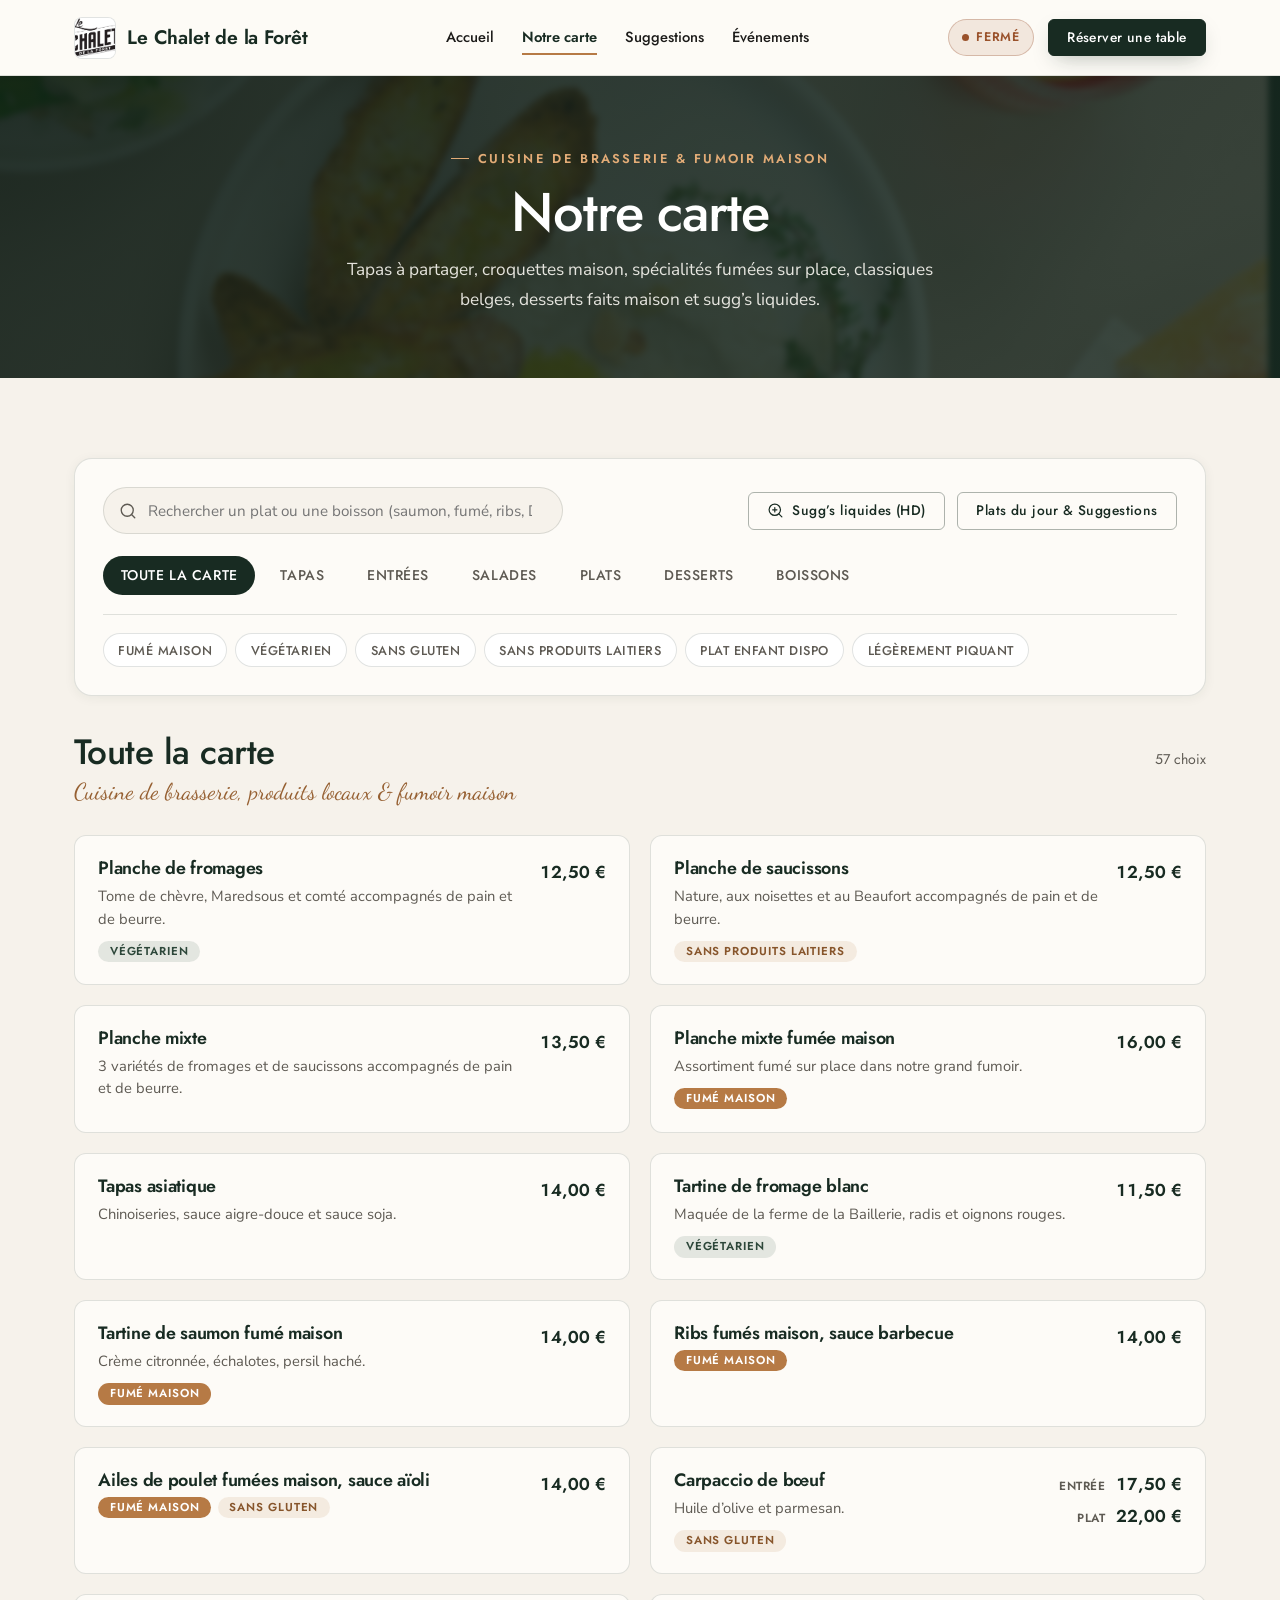
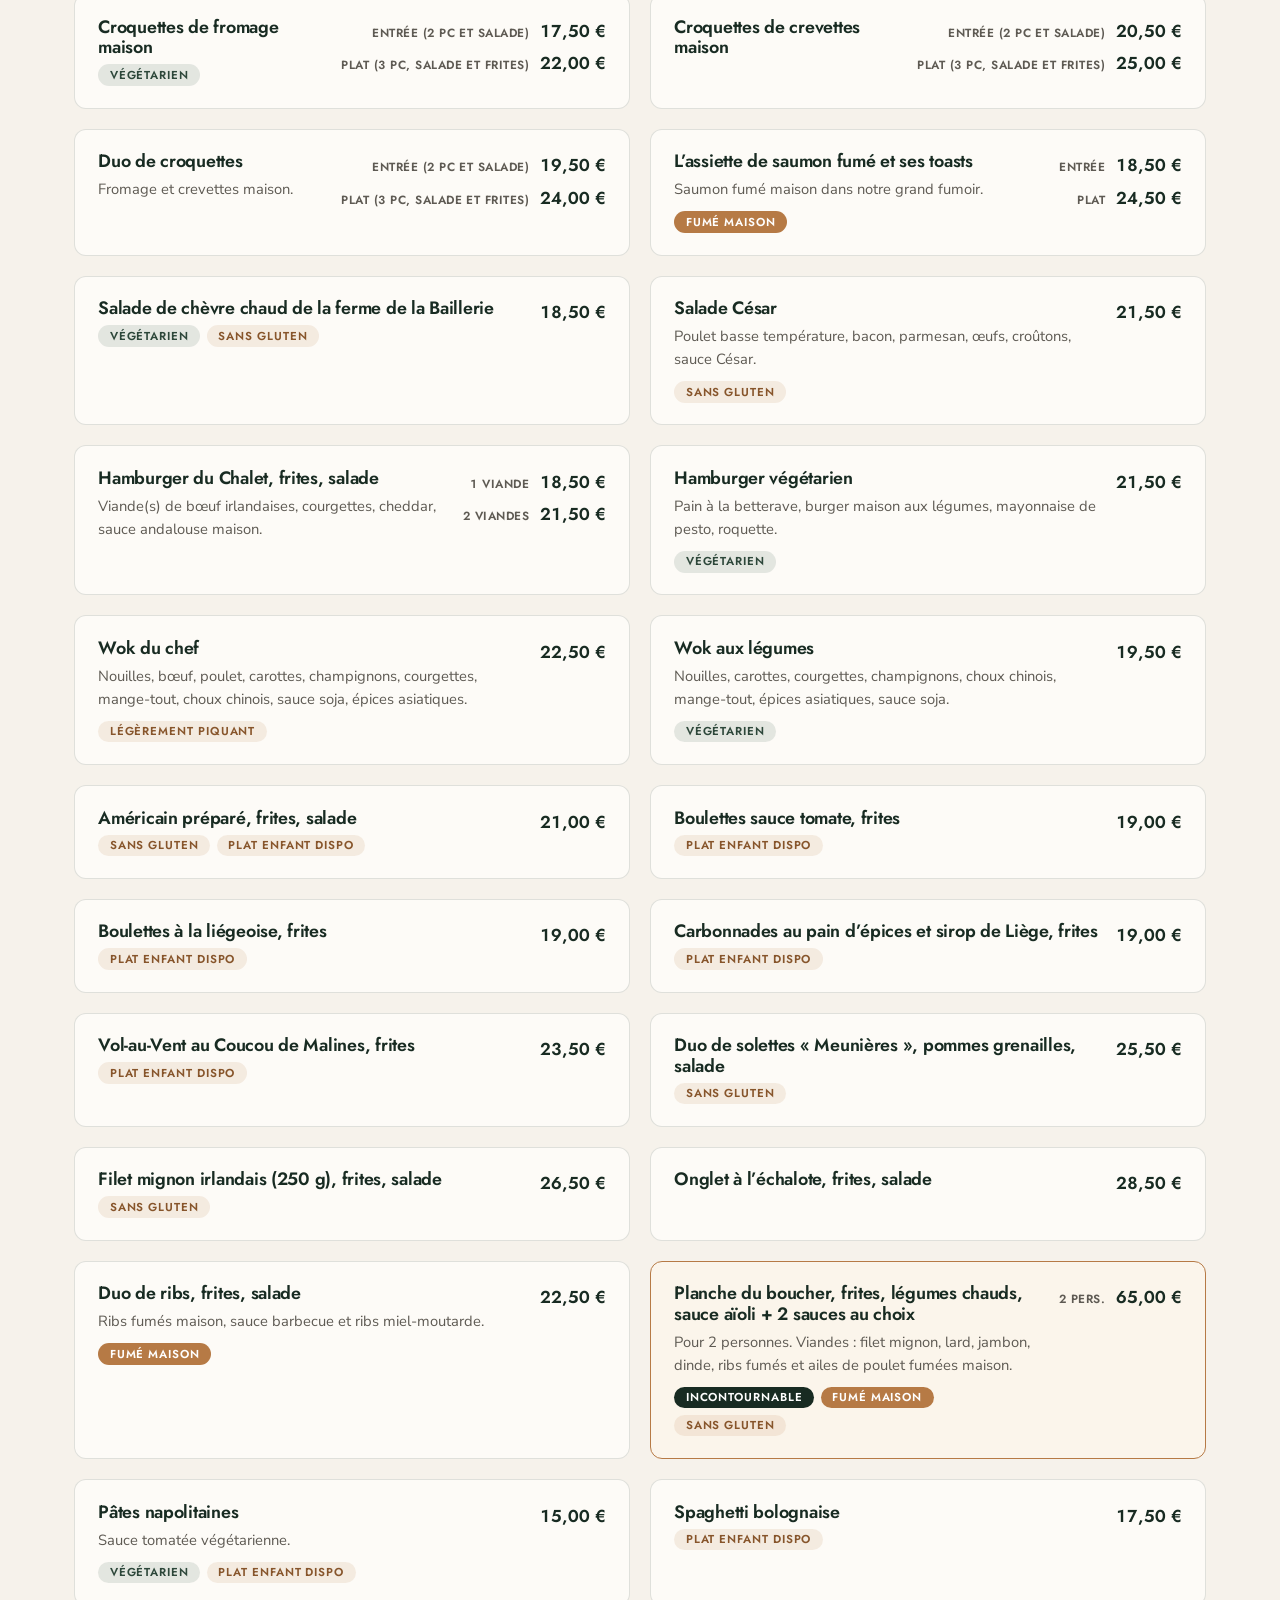
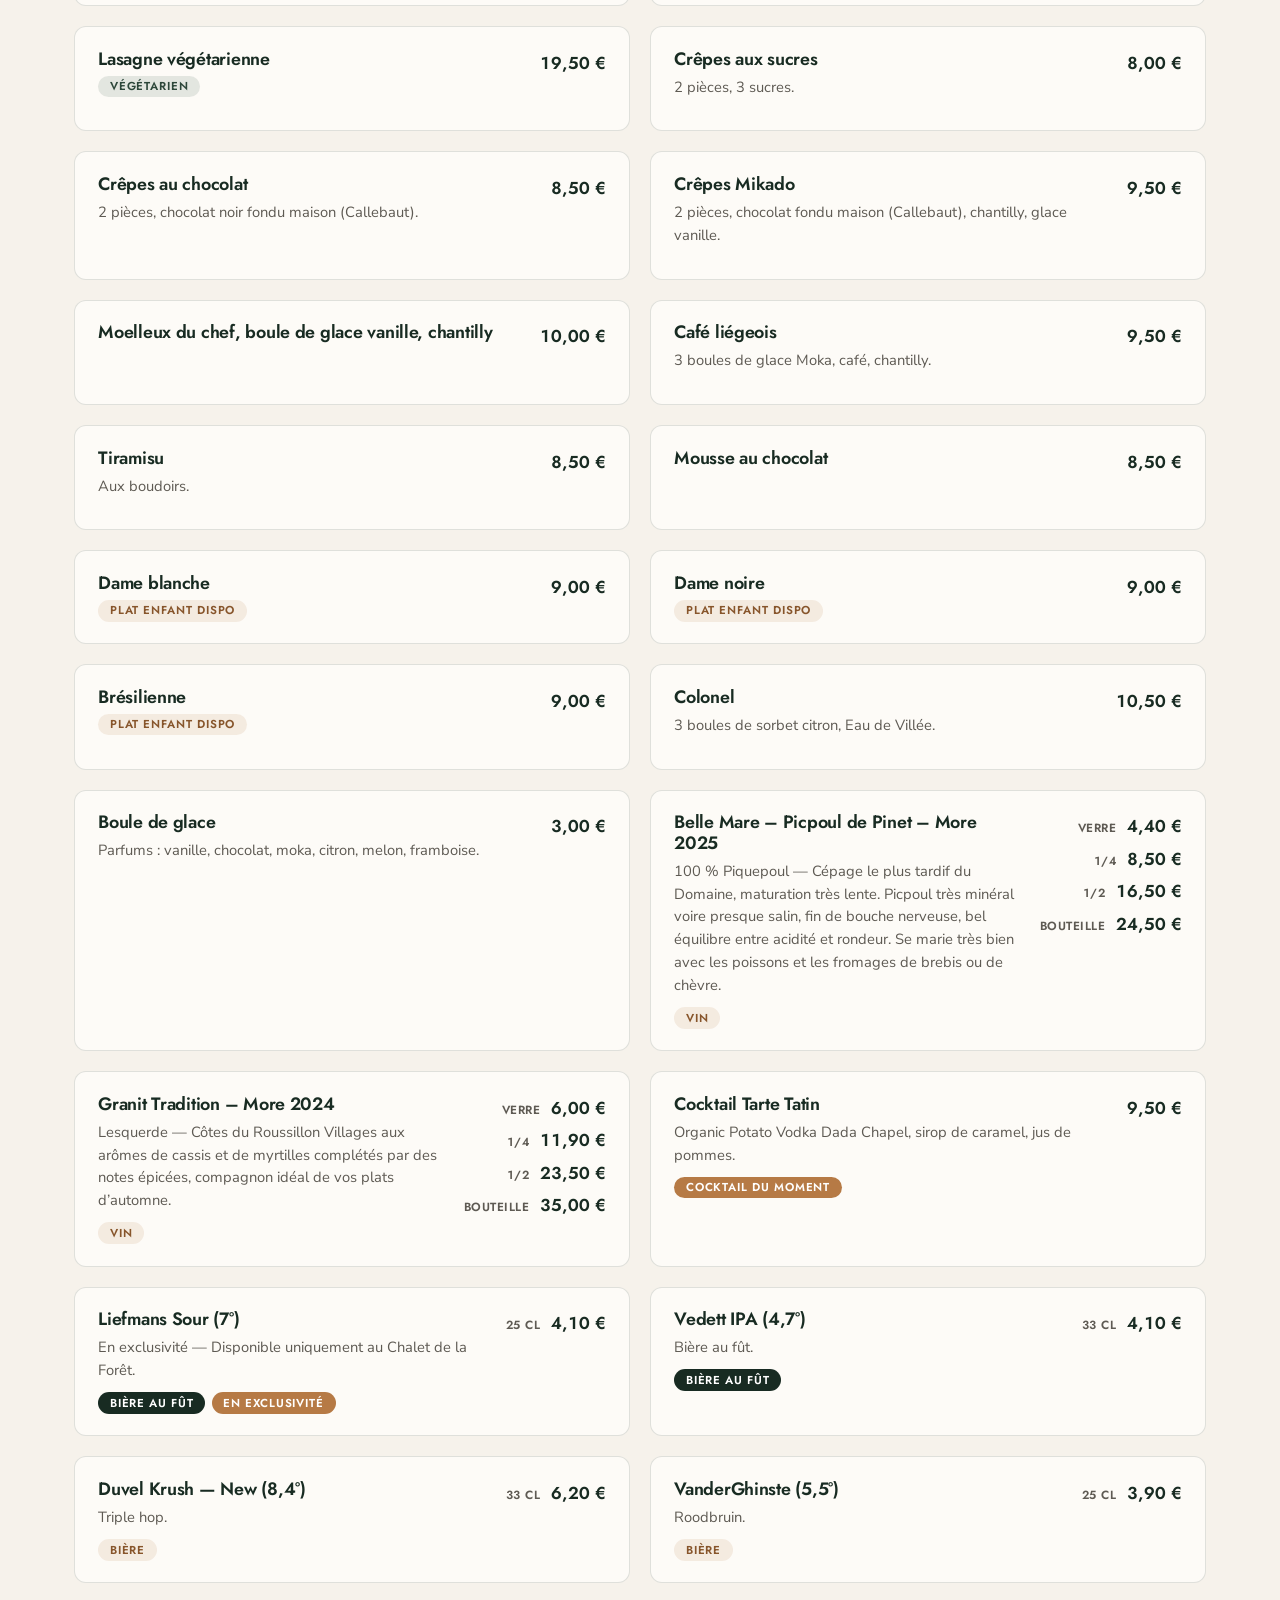
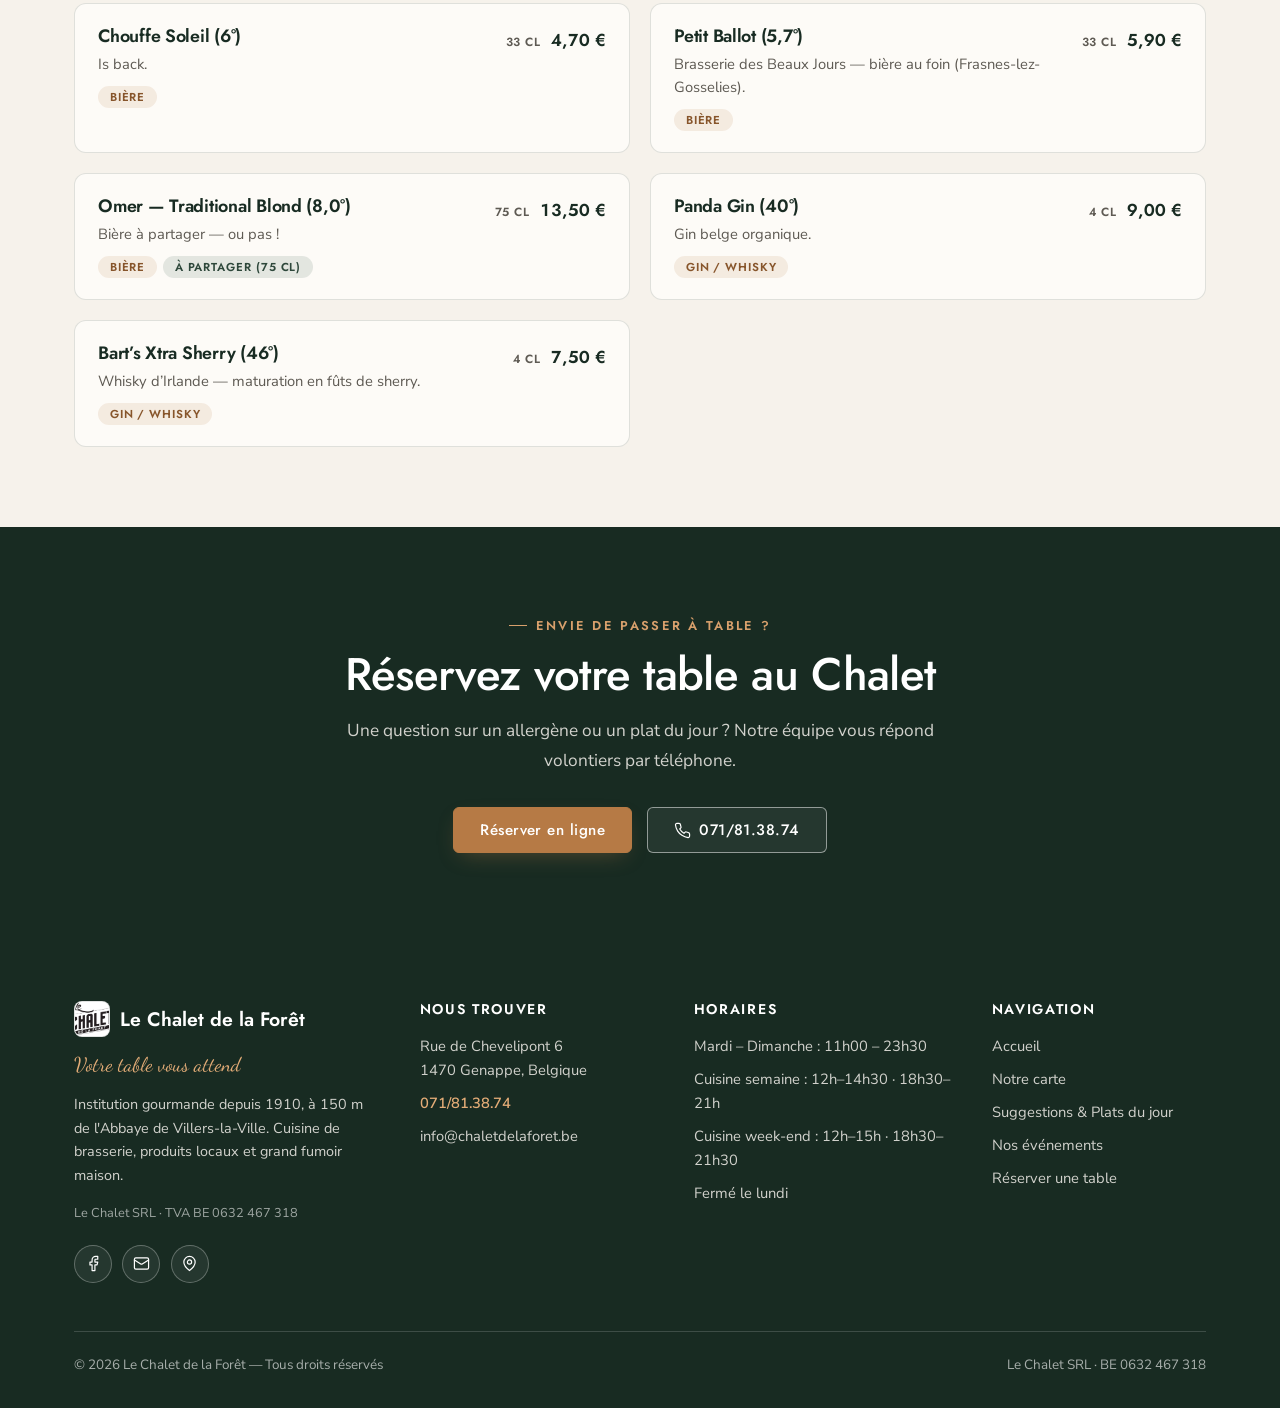
<file: carte.html>
<!DOCTYPE html>
<html lang="fr">
<head>
  <meta charset="utf-8">
  <meta name="viewport" content="width=device-width, initial-scale=1">
  <title>Notre carte — Le Chalet de la Forêt, Genappe</title>
  <meta name="description" content="Découvrez la carte du Chalet de la Forêt à Genappe : tapas, entrées, salades, plats de brasserie, fumoir maison, desserts faits maison et sugg's liquides.">
  <!-- Retirer cette balise lors de la mise en production finale -->
  <meta name="robots" content="noindex, nofollow">
  <link rel="icon" href="fb_images/logo.jpg">
  <link rel="preconnect" href="https://fonts.googleapis.com">
  <link rel="preconnect" href="https://fonts.gstatic.com" crossorigin>
  <link href="https://fonts.googleapis.com/css2?family=Dancing+Script:wght@500;600&family=Jost:wght@400;500;600;700&family=Nunito+Sans:ital,wght@0,300;0,400;0,600;0,700;1,400&display=swap" rel="stylesheet">
  <link rel="stylesheet" href="style.css">
</head>
<body>
  <a href="#main" class="skip-link">Aller au contenu principal</a>

  <header class="site-nav" id="site-nav">
    <div class="nav-inner">
      <a href="index.html" class="nav-brand" aria-label="Accueil — Le Chalet de la Forêt">
        <span class="logo-box"><img src="fb_images/logo.jpg" alt="Logo Le Chalet de la Forêt" width="42" height="42"></span>
        <span>Le Chalet de la Forêt</span>
      </a>

      <nav class="nav-links" aria-label="Menu principal">
        <a href="index.html">Accueil</a>
        <a href="carte.html" class="is-active" aria-current="page">Notre carte</a>
        <a href="suggestions.html">Suggestions</a>
        <a href="evenements.html">Événements</a>
      </nav>

      <div class="nav-right">
        <span class="status-pill js-open-status" data-status-format="short" role="status" aria-live="polite">
          <span class="status-dot" aria-hidden="true"></span>
          <span class="js-status-text">Horaires</span>
        </span>
        <a href="index.html#reserver" class="btn btn--primary btn--sm">Réserver une table</a>
        <button type="button" class="nav-toggle" aria-label="Ouvrir le menu de navigation" aria-expanded="false" aria-controls="mobile-menu">
          <span class="bar"></span>
        </button>
      </div>
    </div>
  </header>

  <div class="mobile-menu" id="mobile-menu" aria-hidden="true">
    <div class="mm-header">
      <div class="mm-brand">Le Chalet de la Forêt</div>
      <button type="button" class="mm-close" aria-label="Fermer le menu">×</button>
    </div>
    <nav aria-label="Menu mobile">
      <a href="index.html">Accueil</a>
      <a href="carte.html" class="is-active" aria-current="page">Notre carte</a>
      <a href="suggestions.html">Suggestions &amp; Plats du jour</a>
      <a href="evenements.html">Nos événements</a>
    </nav>
    <div class="mm-actions">
      <a href="index.html#reserver" class="btn btn--accent btn--full">Réserver une table</a>
      <a href="tel:+3271813874" class="btn btn--outline-light btn--full"><svg viewBox="0 0 24 24" fill="none" stroke="currentColor" stroke-width="1.7" stroke-linecap="round" stroke-linejoin="round" aria-hidden="true"><path d="M22 16.92v3a2 2 0 0 1-2.18 2 19.79 19.79 0 0 1-8.63-3.07 19.5 19.5 0 0 1-6-6 19.79 19.79 0 0 1-3.07-8.67A2 2 0 0 1 4.11 2h3a2 2 0 0 1 2 1.72 12.84 12.84 0 0 0 .7 2.81 2 2 0 0 1-.45 2.11L8.09 9.91a16 16 0 0 0 6 6l1.27-1.27a2 2 0 0 1 2.11-.45 12.84 12.84 0 0 0 2.81.7A2 2 0 0 1 22 16.92z"/></svg> Appeler le 071/81.38.74</a>
      <a href="https://maps.google.com/?q=Le+Chalet+de+la+For%C3%AAt,+Rue+de+Chevelipont+6,+1470+Genappe,+Belgique" target="_blank" rel="noopener noreferrer" class="btn btn--outline-light btn--full"><svg viewBox="0 0 24 24" fill="none" stroke="currentColor" stroke-width="1.7" stroke-linecap="round" stroke-linejoin="round" aria-hidden="true"><path d="M20 10c0 6-8 12-8 12s-8-6-8-12a8 8 0 0 1 16 0Z"/><circle cx="12" cy="10" r="3"/></svg> Itinéraire Google Maps</a>
    </div>
    <p class="mm-note">Le Chalet SRL · BE 0632 467 318 · info@chaletdelaforet.be</p>
  </div>

  <main id="main">
    <section class="page-hero">
      <img src="assets/menus_side_image.7077f229.jpeg" alt="" class="page-hero__bg" aria-hidden="true">
      <div class="page-hero__overlay" aria-hidden="true"></div>
      <div class="page-hero__inner">
        <p class="eyebrow">Cuisine de brasserie &amp; fumoir maison</p>
        <h1>Notre carte</h1>
        <p class="lead">Tapas à partager, croquettes maison, spécialités fumées sur place, classiques belges, desserts faits maison et sugg’s liquides.</p>
      </div>
    </section>

    <section class="section">
      <div class="container">
        <div class="menu-toolbar">
          <div class="menu-toolbar__top">
            <div class="search-wrap">
              <svg viewBox="0 0 24 24" fill="none" stroke="currentColor" stroke-width="1.8" stroke-linecap="round" stroke-linejoin="round" aria-hidden="true"><circle cx="11" cy="11" r="8"/><path d="m21 21-4.3-4.3"/></svg>
              <label for="menu-search" class="sr-only">Rechercher dans la carte</label>
              <input type="search" id="menu-search" placeholder="Rechercher un plat ou une boisson (saumon, fumé, ribs, Duvel, Picpoul…)">
            </div>
            <div class="menu-actions-top">
              <button type="button" class="btn btn--outline btn--sm" data-lightbox="assets/boissons.png" data-lightbox-title="Sugg's Liquides — Le Chalet de la Forêt">
                <svg viewBox="0 0 24 24" fill="none" stroke="currentColor" stroke-width="1.7" stroke-linecap="round" stroke-linejoin="round" aria-hidden="true"><circle cx="11" cy="11" r="8"/><path d="m21 21-4.3-4.3"/><path d="M11 8v6"/><path d="M8 11h6"/></svg> Sugg’s liquides (HD)
              </button>
              <a href="suggestions.html" class="btn btn--outline btn--sm">Plats du jour &amp; Suggestions</a>
            </div>
          </div>

          <div class="category-tabs" id="category-tabs" role="tablist" aria-label="Catégories de la carte"></div>
          <div class="diet-filters" id="diet-filters" role="group" aria-label="Filtres de la carte"></div>
        </div>

        <div class="menu-section-head">
          <div>
            <h2 id="category-title">Toute la carte</h2>
            <p class="menu-intro" id="category-intro">Cuisine de brasserie, produits locaux &amp; fumoir maison</p>
          </div>
          <span class="menu-count" id="menu-count">Chargement…</span>
        </div>

        <div id="drinks-banner" class="drinks-banner" hidden>
          <p>François-Alain vous propose ses vins en accord avec les suggestions du chef. Consultez aussi la carte originale des Sugg’s liquides :</p>
          <button type="button" class="btn btn--outline btn--sm" data-lightbox="assets/boissons.png" data-lightbox-title="Sugg's Liquides — Le Chalet de la Forêt">Ouvrir l’affiche (HD)</button>
        </div>

        <div id="empty-state" class="empty-state" hidden>
          <div class="empty-state__icon"><svg viewBox="0 0 24 24" fill="none" stroke="currentColor" stroke-width="1.8" stroke-linecap="round" stroke-linejoin="round" aria-hidden="true"><circle cx="11" cy="11" r="8"/><path d="m21 21-4.3-4.3"/></svg></div>
          <h3>Aucun résultat ne correspond à ces critères</h3>
          <p>Essayez un autre mot-clé ou réinitialisez les filtres sélectionnés.</p>
          <div class="empty-state__actions">
            <button type="button" id="reset-menu-filters" class="btn btn--primary btn--sm">Réinitialiser les filtres</button>
          </div>
        </div>

        <div class="menu-list" id="menu-list"></div>
      </div>
    </section>

    <section class="section section--dark section--centered">
      <div class="container">
        <p class="eyebrow">Envie de passer à table ?</p>
        <h2>Réservez votre table au Chalet</h2>
        <p class="lead lead--spaced">Une question sur un allergène ou un plat du jour ? Notre équipe vous répond volontiers par téléphone.</p>
        <div class="hero-actions">
          <a href="index.html#reserver" class="btn btn--accent">Réserver en ligne</a>
          <a href="tel:+3271813874" class="btn btn--outline"><svg viewBox="0 0 24 24" fill="none" stroke="currentColor" stroke-width="1.7" stroke-linecap="round" stroke-linejoin="round" aria-hidden="true"><path d="M22 16.92v3a2 2 0 0 1-2.18 2 19.79 19.79 0 0 1-8.63-3.07 19.5 19.5 0 0 1-6-6 19.79 19.79 0 0 1-3.07-8.67A2 2 0 0 1 4.11 2h3a2 2 0 0 1 2 1.72 12.84 12.84 0 0 0 .7 2.81 2 2 0 0 1-.45 2.11L8.09 9.91a16 16 0 0 0 6 6l1.27-1.27a2 2 0 0 1 2.11-.45 12.84 12.84 0 0 0 2.81.7A2 2 0 0 1 22 16.92z"/></svg> 071/81.38.74</a>
        </div>
      </div>
    </section>
  </main>

  <footer class="site-footer">
    <div class="container">
      <div class="footer-grid">
        <div class="footer-brand">
          <div class="footer-brand__top">
            <span class="logo-box logo-box--sm"><img src="fb_images/logo.jpg" alt="Logo Le Chalet de la Forêt" width="36" height="36"></span>
            <span class="name">Le Chalet de la Forêt</span>
          </div>
          <span class="script">Votre table vous attend</span>
          <p>Institution gourmande depuis 1910, à 150 m de l'Abbaye de Villers-la-Ville. Cuisine de brasserie, produits locaux et grand fumoir maison.</p>
          <p class="legal">Le Chalet SRL · TVA BE 0632 467 318</p>
          <div class="socials">
            <a href="https://www.facebook.com/chaletdelaforet.be" target="_blank" rel="noopener noreferrer" aria-label="Page Facebook du Chalet de la Forêt"><svg viewBox="0 0 24 24" fill="none" stroke="currentColor" stroke-width="1.7" stroke-linecap="round" stroke-linejoin="round" aria-hidden="true"><path d="M18 2h-3a5 5 0 0 0-5 5v3H7v4h3v8h4v-8h3l1-4h-4V7a1 1 0 0 1 1-1h3z"/></svg></a>
            <a href="mailto:info@chaletdelaforet.be" aria-label="Envoyer un e-mail"><svg viewBox="0 0 24 24" fill="none" stroke="currentColor" stroke-width="1.7" stroke-linecap="round" stroke-linejoin="round" aria-hidden="true"><rect width="20" height="16" x="2" y="4" rx="2"/><path d="m22 7-8.97 5.7a1.94 1.94 0 0 1-2.06 0L2 7"/></svg></a>
            <a href="https://maps.google.com/?q=Le+Chalet+de+la+For%C3%AAt,+Rue+de+Chevelipont+6,+1470+Genappe,+Belgique" target="_blank" rel="noopener noreferrer" aria-label="Localiser sur Google Maps"><svg viewBox="0 0 24 24" fill="none" stroke="currentColor" stroke-width="1.7" stroke-linecap="round" stroke-linejoin="round" aria-hidden="true"><path d="M20 10c0 6-8 12-8 12s-8-6-8-12a8 8 0 0 1 16 0Z"/><circle cx="12" cy="10" r="3"/></svg></a>
          </div>
        </div>

        <div class="footer-col">
          <h4>Nous trouver</h4>
          <ul>
            <li><a href="https://maps.google.com/?q=Le+Chalet+de+la+For%C3%AAt,+Rue+de+Chevelipont+6,+1470+Genappe,+Belgique" target="_blank" rel="noopener noreferrer">Rue de Chevelipont 6<br>1470 Genappe, Belgique</a></li>
            <li><a class="tel" href="tel:+3271813874">071/81.38.74</a></li>
            <li><a href="mailto:info@chaletdelaforet.be">info@chaletdelaforet.be</a></li>
          </ul>
        </div>

        <div class="footer-col">
          <h4>Horaires</h4>
          <ul>
            <li>Mardi – Dimanche : 11h00 – 23h30</li>
            <li>Cuisine semaine : 12h–14h30 · 18h30–21h</li>
            <li>Cuisine week-end : 12h–15h · 18h30–21h30</li>
            <li>Fermé le lundi</li>
          </ul>
        </div>

        <div class="footer-col">
          <h4>Navigation</h4>
          <ul>
            <li><a href="index.html">Accueil</a></li>
            <li><a href="carte.html">Notre carte</a></li>
            <li><a href="suggestions.html">Suggestions &amp; Plats du jour</a></li>
            <li><a href="evenements.html">Nos événements</a></li>
            <li><a href="index.html#reserver">Réserver une table</a></li>
          </ul>
        </div>
      </div>

      <div class="footer-bar">
        <span>© 2026 Le Chalet de la Forêt — Tous droits réservés</span>
        <span>Le Chalet SRL · BE 0632 467 318</span>
      </div>
    </div>
  </footer>

  <div class="lightbox" id="lightbox" aria-hidden="true" role="dialog" aria-modal="true" aria-label="Visionneuse d'image">
    <div class="backdrop"></div>
    <button type="button" class="btn-close" aria-label="Fermer la visionneuse">✕</button>
    <div class="stage">
      <img alt="">
      <p class="caption"></p>
      <p class="hint">Double-clic ou molette pour zoomer · Glissez pour déplacer · Échap pour fermer</p>
    </div>
  </div>

  <script src="script.js" defer></script>
</body>
</html>
</file>
<file: style.css>
/* ==========================================================================
   LE CHALET DE LA FORÊT — Feuille de style principale
   Identité : Brasserie & Fumoir Maison · Genappe (Villers-la-Ville)
   Polices : Jost (Futura), Nunito Sans (Avenir), Dancing Script
   ========================================================================== */

:root {
  /* Palette : Pierre d'Abbaye, Forêt profonde & Braise de Fumoir */
  --bg:           #F6F2EB;
  --bg-alt:       #EDE6DA;
  --surface:      #FDFBF7;
  --primary:      #182B22;
  --primary-dark: #101F18;
  --accent:       #B67A45;
  --accent-dark:  #966032;
  --sage:         #4A6355;

  --text:         #1C1B19;
  --text-muted:   #5E5A53;
  --text-light:   #FAF7F2;
  --text-light-2: rgba(250, 247, 242, 0.82);
  --border:       rgba(24, 43, 34, 0.13);
  --border-dark:  rgba(255, 255, 255, 0.16);

  --open-fg:      #246141;
  --open-bg:      rgba(36, 97, 65, 0.11);
  --closed-fg:    #9A522B;
  --closed-bg:    rgba(154, 82, 43, 0.12);

  /* Typographie */
  --font-display: 'Jost', 'Futura', 'Century Gothic', sans-serif;
  --font-body:    'Nunito Sans', 'Avenir', -apple-system, BlinkMacSystemFont, 'Segoe UI', sans-serif;
  --font-script:  'Dancing Script', cursive;

  /* Rythme & géométrie */
  --max-width:     1180px;
  --header-height: 76px;
  --radius-s:      6px;
  --radius-m:      12px;
  --radius-l:      18px;
  --radius-pill:   9999px;

  --shadow-sm:     0 2px 12px rgba(24, 43, 34, 0.06);
  --shadow-md:     0 12px 32px -10px rgba(24, 43, 34, 0.12);
  --shadow-lg:     0 22px 54px -16px rgba(16, 31, 24, 0.24);
  --ease:          cubic-bezier(0.22, 1, 0.36, 1);
  --t-fast:        180ms var(--ease);
  --t-normal:      300ms var(--ease);
  --t-slow:        550ms var(--ease);
}

/* ---------- Reset & Base ---------- */
*, *::before, *::after { box-sizing: border-box; }
html { scroll-behavior: smooth; font-size: 16px; -webkit-text-size-adjust: 100%; }

body {
  margin: 0;
  padding: 0;
  background-color: var(--bg);
  color: var(--text);
  font-family: var(--font-body);
  font-size: 16.5px;
  line-height: 1.65;
  overflow-x: hidden;
  -webkit-font-smoothing: antialiased;
  -moz-osx-font-smoothing: grayscale;
}

body.noscroll { overflow: hidden; }
[hidden] { display: none !important; }

main {
  padding-top: var(--header-height);
  min-height: 70vh;
}

a { color: inherit; text-decoration: none; }
img { display: block; max-width: 100%; height: auto; }
ul, ol { margin: 0; padding: 0; list-style: none; }
figure { margin: 0; }
button, input, select, textarea { font-family: inherit; font-size: inherit; color: inherit; }
button { cursor: pointer; background: none; border: none; padding: 0; }
address { font-style: normal; }
:focus-visible { outline: 2px solid var(--accent); outline-offset: 3px; }

.sr-only {
  position: absolute; width: 1px; height: 1px; padding: 0; margin: -1px;
  overflow: hidden; clip: rect(0 0 0 0); border: 0; white-space: nowrap;
}

.skip-link {
  position: absolute; left: -9999px; top: auto; width: 1px; height: 1px; overflow: hidden; z-index: 9999;
}
.skip-link:focus {
  position: fixed; left: 1rem; top: 1rem; width: auto; height: auto;
  padding: 0.65rem 1.1rem; background: var(--accent); color: #fff;
  font-family: var(--font-display); font-weight: 600; border-radius: var(--radius-s);
}

/* ---------- Conteneurs & Sections ---------- */
.container {
  width: 100%;
  max-width: var(--max-width);
  margin: 0 auto;
  padding: 0 1.5rem;
}

.section {
  padding: 5rem 0;
  scroll-margin-top: calc(var(--header-height) + 12px);
}

.section--alt { background-color: var(--bg-alt); }
.section--centered { text-align: center; }

.section--dark {
  background-color: var(--primary);
  color: var(--text-light);
}
.section--dark h2,
.section--dark h3,
.section--dark h4 { color: #fff; }
.section--dark .lead { color: var(--text-light-2); }
.section--dark .eyebrow { color: #D8A06C; }
.section--dark .eyebrow::before { background: #D8A06C; }

.section-header {
  max-width: 680px;
  margin: 0 auto 3rem;
  text-align: center;
}

/* ---------- Typographie ---------- */
.eyebrow {
  display: inline-flex;
  align-items: center;
  gap: 0.55rem;
  font-family: var(--font-display);
  font-size: 0.8rem;
  font-weight: 600;
  letter-spacing: 0.18em;
  text-transform: uppercase;
  color: var(--accent-dark);
  margin: 0 0 0.75rem;
}
.eyebrow::before {
  content: "";
  width: 18px;
  height: 1.5px;
  background: currentColor;
  flex-shrink: 0;
}
.eyebrow--light { color: #E3AC77; }

h1, h2, h3, h4 {
  font-family: var(--font-display);
  font-weight: 500;
  color: var(--primary);
  line-height: 1.15;
  letter-spacing: -0.015em;
  margin: 0 0 1rem;
}
h1 { font-size: clamp(2.4rem, 5.4vw, 4.4rem); letter-spacing: -0.02em; }
h2 { font-size: clamp(1.85rem, 3.6vw, 2.85rem); }
h3 { font-size: clamp(1.2rem, 2vw, 1.5rem); font-weight: 600; }
h4 { font-size: 1.05rem; font-weight: 600; }

p { margin: 0 0 1rem; }

.script-accent {
  font-family: var(--font-script);
  font-weight: 500;
  font-size: clamp(1.4rem, 2.6vw, 1.95rem);
  color: var(--accent);
  line-height: 1.3;
}

.lead {
  font-size: 1.08rem;
  line-height: 1.7;
  color: var(--text-muted);
  max-width: 62ch;
  margin-left: auto;
  margin-right: auto;
}
.lead--spaced { margin-bottom: 2rem; }

/* ---------- Boutons ---------- */
.btn {
  display: inline-flex;
  align-items: center;
  justify-content: center;
  gap: 0.5rem;
  font-family: var(--font-display);
  font-weight: 500;
  font-size: 0.95rem;
  letter-spacing: 0.03em;
  padding: 0.85rem 1.65rem;
  border-radius: var(--radius-s);
  border: 1.5px solid transparent;
  line-height: 1.1;
  white-space: nowrap;
  transition: transform var(--t-fast), box-shadow var(--t-fast), background-color var(--t-fast), border-color var(--t-fast), color var(--t-fast);
}
.btn svg { width: 17px; height: 17px; flex-shrink: 0; }
.btn:active { transform: translateY(1px); }

.btn--primary {
  background: var(--primary);
  color: #fff;
  border-color: var(--primary);
  box-shadow: 0 8px 22px -8px rgba(24, 43, 34, 0.35);
}
.btn--primary:hover {
  background: var(--primary-dark);
  border-color: var(--primary-dark);
  transform: translateY(-1px);
  box-shadow: 0 12px 28px -8px rgba(24, 43, 34, 0.45);
}

.btn--accent {
  background: var(--accent);
  color: #fff;
  border-color: var(--accent);
  box-shadow: 0 8px 22px -8px rgba(182, 122, 69, 0.4);
}
.btn--accent:hover {
  background: var(--accent-dark);
  border-color: var(--accent-dark);
  transform: translateY(-1px);
}

.btn--outline {
  background: transparent;
  color: var(--primary);
  border-color: rgba(24, 43, 34, 0.35);
}
.btn--outline:hover {
  background: var(--primary);
  color: #fff;
  border-color: var(--primary);
}

.btn--outline-light {
  background: rgba(255, 255, 255, 0.08);
  color: #fff;
  border-color: rgba(255, 255, 255, 0.55);
  backdrop-filter: blur(6px);
}
.btn--outline-light:hover {
  background: #fff;
  color: var(--primary);
  border-color: #fff;
}

.btn--light {
  background: var(--surface);
  color: var(--primary);
  border-color: var(--surface);
}
.btn--light:hover {
  background: #fff;
  transform: translateY(-1px);
}

.btn--ghost {
  padding: 0.45rem 0;
  color: var(--accent-dark);
  font-weight: 600;
}
.btn--ghost:hover { color: var(--primary); }

.btn--sm { padding: 0.6rem 1.15rem; font-size: 0.86rem; }
.btn--full { width: 100%; }

.section--dark .btn--outline,
.access-card .btn--outline {
  color: #fff;
  border-color: rgba(255, 255, 255, 0.5);
  background: rgba(255, 255, 255, 0.06);
}
.section--dark .btn--outline:hover,
.access-card .btn--outline:hover {
  background: #fff;
  color: var(--primary);
  border-color: #fff;
}

/* ---------- Badges ---------- */
.badge {
  display: inline-flex;
  align-items: center;
  gap: 0.35rem;
  font-family: var(--font-display);
  font-size: 0.72rem;
  font-weight: 600;
  letter-spacing: 0.08em;
  text-transform: uppercase;
  border-radius: var(--radius-pill);
  padding: 0.28rem 0.72rem;
  line-height: 1.1;
}
.badge--filled  { background: var(--accent); color: #fff; }
.badge--soft    { background: rgba(182, 122, 69, 0.13); color: #87552B; }
.badge--sage    { background: rgba(74, 99, 85, 0.14); color: #2D473A; }
.badge--primary { background: var(--primary); color: #fff; }
.badge--dark    { background: rgba(255, 255, 255, 0.14); color: #F5E6D3; }

/* ---------- Navbar ---------- */
.site-nav {
  position: fixed;
  top: 0;
  left: 0;
  right: 0;
  z-index: 1000;
  height: var(--header-height);
  background: rgba(253, 251, 247, 0.94);
  backdrop-filter: blur(14px);
  -webkit-backdrop-filter: blur(14px);
  border-bottom: 1px solid var(--border);
  transition: box-shadow var(--t-normal), background-color var(--t-normal);
}
.site-nav.scrolled {
  background: rgba(253, 251, 247, 0.98);
  box-shadow: var(--shadow-sm);
}

.nav-inner {
  display: flex;
  align-items: center;
  justify-content: space-between;
  gap: 1.25rem;
  height: 100%;
  max-width: var(--max-width);
  margin: 0 auto;
  padding: 0 1.5rem;
}

.nav-brand {
  display: inline-flex;
  align-items: center;
  gap: 0.7rem;
  font-family: var(--font-display);
  font-weight: 600;
  font-size: 1.22rem;
  color: var(--primary);
  letter-spacing: -0.01em;
  flex-shrink: 0;
}
.logo-box {
  width: 42px;
  height: 42px;
  border-radius: 8px;
  overflow: hidden;
  background: #fff;
  border: 1px solid var(--border);
  flex-shrink: 0;
}
.logo-box--sm { width: 36px; height: 36px; }
.logo-box img { width: 100%; height: 100%; object-fit: cover; }

.nav-links {
  display: flex;
  align-items: center;
  gap: 1.75rem;
}
.nav-links a {
  font-family: var(--font-display);
  font-size: 0.92rem;
  font-weight: 500;
  color: var(--text);
  padding: 0.35rem 0;
  position: relative;
  transition: color var(--t-fast);
  white-space: nowrap;
}
.nav-links a::after {
  content: "";
  position: absolute;
  left: 0;
  right: 0;
  bottom: 0;
  height: 2px;
  background: var(--accent);
  transform: scaleX(0);
  transform-origin: left;
  transition: transform var(--t-fast);
}
.nav-links a:hover,
.nav-links a.is-active { color: var(--primary); }
.nav-links a.is-active { font-weight: 600; }
.nav-links a:hover::after,
.nav-links a.is-active::after { transform: scaleX(1); }

.nav-right {
  display: flex;
  align-items: center;
  gap: 0.85rem;
  flex-shrink: 0;
}

.status-pill {
  display: inline-flex;
  align-items: center;
  gap: 0.45rem;
  font-family: var(--font-display);
  font-weight: 600;
  font-size: 0.78rem;
  letter-spacing: 0.05em;
  text-transform: uppercase;
  padding: 0.42rem 0.85rem;
  border-radius: var(--radius-pill);
  border: 1px solid var(--border);
  background: var(--bg);
  color: var(--text-muted);
  white-space: nowrap;
}
.status-pill .status-dot {
  width: 7px;
  height: 7px;
  border-radius: 50%;
  background: currentColor;
  flex-shrink: 0;
}
.status-pill.is-open {
  background: var(--open-bg);
  color: var(--open-fg);
  border-color: rgba(36, 97, 65, 0.3);
}
.status-pill.is-closed {
  background: var(--closed-bg);
  color: var(--closed-fg);
  border-color: rgba(154, 82, 43, 0.3);
}

.nav-toggle {
  display: none;
  width: 44px;
  height: 44px;
  border-radius: var(--radius-s);
  border: 1px solid var(--border);
  background: var(--surface);
  align-items: center;
  justify-content: center;
  flex-shrink: 0;
}
.nav-toggle .bar {
  display: block;
  width: 20px;
  height: 2px;
  background: var(--primary);
  border-radius: 2px;
  position: relative;
  transition: background var(--t-fast);
}
.nav-toggle .bar::before,
.nav-toggle .bar::after {
  content: "";
  position: absolute;
  left: 0;
  width: 20px;
  height: 2px;
  background: var(--primary);
  border-radius: 2px;
  transition: transform var(--t-fast);
}
.nav-toggle .bar::before { transform: translateY(-6px); }
.nav-toggle .bar::after  { transform: translateY(6px); }
.nav-toggle[aria-expanded="true"] .bar { background: transparent; }
.nav-toggle[aria-expanded="true"] .bar::before { transform: rotate(45deg); }
.nav-toggle[aria-expanded="true"] .bar::after  { transform: rotate(-45deg); }

/* ---------- Mobile Curtain Menu ---------- */
.mobile-menu {
  position: fixed;
  inset: 0;
  background: var(--primary);
  color: #fff;
  z-index: 1200;
  display: flex;
  flex-direction: column;
  opacity: 0;
  visibility: hidden;
  transform: translateY(-16px);
  pointer-events: none;
  transition: opacity var(--t-normal), transform var(--t-normal), visibility var(--t-normal);
}
.mobile-menu.is-open {
  opacity: 1;
  visibility: visible;
  transform: translateY(0);
  pointer-events: auto;
}
.mm-header {
  display: flex;
  align-items: center;
  justify-content: space-between;
  padding: 1.15rem 1.5rem;
  border-bottom: 1px solid var(--border-dark);
}
.mm-brand {
  font-family: var(--font-display);
  font-weight: 600;
  font-size: 1.2rem;
  color: #fff;
}
.mm-close {
  width: 44px;
  height: 44px;
  border-radius: 50%;
  border: 1px solid rgba(255, 255, 255, 0.25);
  color: #fff;
  font-size: 1.5rem;
  display: grid;
  place-items: center;
}
.mobile-menu nav {
  padding: 1.5rem;
  flex: 1;
  overflow-y: auto;
}
.mobile-menu nav a {
  display: block;
  font-family: var(--font-display);
  font-size: 1.35rem;
  font-weight: 500;
  color: #fff;
  padding: 0.9rem 0;
  border-bottom: 1px solid rgba(255, 255, 255, 0.08);
  transition: color var(--t-fast), padding-left var(--t-fast);
}
.mobile-menu nav a:hover,
.mobile-menu nav a.is-active {
  color: #E3AC77;
  padding-left: 0.45rem;
}
.mm-actions {
  display: flex;
  flex-direction: column;
  gap: 0.75rem;
  padding: 1.25rem 1.5rem;
  border-top: 1px solid var(--border-dark);
}
.mm-note {
  font-size: 0.82rem;
  color: rgba(255, 255, 255, 0.6);
  text-align: center;
  padding: 0 1.5rem 1.5rem;
  margin: 0;
}

/* ---------- Hero Accueil ---------- */
.hero {
  position: relative;
  min-height: min(86svh, 760px);
  display: flex;
  flex-direction: column;
  justify-content: center;
  align-items: center;
  background: var(--primary-dark);
  overflow: hidden;
  padding: 4.5rem 1.5rem 6rem;
}
.hero .media {
  position: absolute;
  inset: 0;
  z-index: 1;
  border-radius: 0;
}
.hero .media img {
  width: 100%;
  height: 100%;
  object-fit: cover;
  object-position: center;
  transform: scale(1.02);
}
.hero .overlay {
  position: absolute;
  inset: 0;
  z-index: 2;
  background: linear-gradient(
    180deg,
    rgba(16, 31, 24, 0.58) 0%,
    rgba(16, 31, 24, 0.72) 55%,
    rgba(16, 31, 24, 0.88) 100%
  );
}
.hero .content {
  position: relative;
  z-index: 10;
  max-width: 780px;
  text-align: center;
  color: #fff;
}
.hero .eyebrow { color: #E3AC77; }
.hero .eyebrow::before { background: #E3AC77; }
.hero h1 { color: #fff; margin-bottom: 0.5rem; }
.hero .hero-script {
  font-family: var(--font-script);
  font-size: clamp(1.6rem, 3.2vw, 2.3rem);
  color: #F0D2B2;
  margin: 0 0 1.15rem;
}
.hero .lead {
  color: rgba(250, 247, 242, 0.92);
  margin: 0 auto 2rem;
}
.hero-actions {
  display: flex;
  gap: 0.9rem;
  justify-content: center;
  flex-wrap: wrap;
}
.hero-reassurance {
  position: relative;
  z-index: 10;
  margin-top: 3rem;
  display: flex;
  gap: 0.75rem;
  flex-wrap: wrap;
  justify-content: center;
}
.hero-reassurance .chip {
  display: inline-flex;
  align-items: center;
  gap: 0.45rem;
  font-family: var(--font-display);
  font-size: 0.78rem;
  font-weight: 500;
  letter-spacing: 0.06em;
  text-transform: uppercase;
  color: rgba(255, 255, 255, 0.92);
  padding: 0.42rem 0.9rem;
  border: 1px solid rgba(255, 255, 255, 0.28);
  border-radius: var(--radius-pill);
  background: rgba(16, 31, 24, 0.45);
  backdrop-filter: blur(6px);
}
.hero-reassurance .chip .dot {
  width: 6px;
  height: 6px;
  border-radius: 50%;
  background: var(--accent);
}

/* ---------- Page Hero ---------- */
.page-hero {
  position: relative;
  min-height: 290px;
  display: flex;
  align-items: center;
  justify-content: center;
  overflow: hidden;
  background: var(--primary-dark);
  padding: 4rem 1.5rem;
  text-align: center;
}
.page-hero__bg {
  position: absolute;
  inset: -12px;
  width: calc(100% + 24px);
  height: calc(100% + 24px);
  object-fit: cover;
  filter: blur(3px) brightness(0.62);
}
.page-hero__overlay {
  position: absolute;
  inset: 0;
  background: linear-gradient(135deg, rgba(16, 31, 24, 0.85), rgba(24, 43, 34, 0.72));
}
.page-hero__inner {
  position: relative;
  z-index: 2;
  max-width: 720px;
}
.page-hero__inner .eyebrow { color: #E3AC77; }
.page-hero__inner .eyebrow::before { background: #E3AC77; }
.page-hero__inner h1 {
  color: #fff;
  font-size: clamp(2.1rem, 4.5vw, 3.4rem);
  margin-bottom: 0.75rem;
}
.page-hero__inner .lead { color: rgba(250, 247, 242, 0.9); margin-bottom: 0; }

/* ---------- Grilles & Médias ---------- */
.grid-2 { display: grid; grid-template-columns: repeat(2, minmax(0, 1fr)); gap: 2.5rem; align-items: center; }
.grid-3 { display: grid; grid-template-columns: repeat(3, minmax(0, 1fr)); gap: 1.75rem; }

.media {
  position: relative;
  overflow: hidden;
  border-radius: var(--radius-m);
  background: var(--bg-alt);
}
.media--radius-l { border-radius: var(--radius-l); }
.media--radius-m { border-radius: var(--radius-m); }
.media img {
  width: 100%;
  height: 100%;
  object-fit: cover;
  transition: transform var(--t-slow);
}
.media:hover img { transform: scale(1.03); }

/* ---------- Histoire & Galerie saisonnière ---------- */
.history-gallery {
  display: grid;
  gap: 1rem;
}
.history-photo {
  box-shadow: var(--shadow-md);
  cursor: zoom-in;
}
.history-photo--main { aspect-ratio: 16 / 10; }
.history-photo--winter { aspect-ratio: 16 / 8; }
.photo-caption {
  position: absolute;
  left: 0;
  right: 0;
  bottom: 0;
  padding: 0.65rem 1rem;
  font-family: var(--font-display);
  font-size: 0.82rem;
  letter-spacing: 0.05em;
  text-transform: uppercase;
  color: #fff;
  background: linear-gradient(180deg, rgba(16, 31, 24, 0) 0%, rgba(16, 31, 24, 0.78) 100%);
}

.timeline {
  position: relative;
  padding-left: 2rem;
}
.timeline::before {
  content: "";
  position: absolute;
  left: 6px;
  top: 8px;
  bottom: 8px;
  width: 2px;
  background: linear-gradient(180deg, var(--accent), rgba(182, 122, 69, 0.25));
}
.tl-item {
  position: relative;
  margin-bottom: 2rem;
}
.tl-item:last-child { margin-bottom: 0; }
.tl-dot {
  position: absolute;
  left: -2rem;
  top: 6px;
  width: 14px;
  height: 14px;
  border-radius: 50%;
  background: var(--accent);
  border: 3px solid var(--bg);
  box-shadow: 0 0 0 2px rgba(182, 122, 69, 0.35);
}
.tl-year {
  font-family: var(--font-display);
  font-size: 1.55rem;
  font-weight: 600;
  color: var(--primary);
  line-height: 1.1;
  margin: 0 0 0.2rem;
}
.tl-title {
  font-family: var(--font-display);
  font-size: 1rem;
  font-weight: 600;
  color: var(--accent-dark);
  text-transform: uppercase;
  letter-spacing: 0.06em;
  margin: 0 0 0.4rem;
}
.tl-desc {
  color: var(--text-muted);
  font-size: 0.97rem;
  margin: 0;
}

/* ---------- Fumoir & Terroir ---------- */
.fumoir-grid {
  display: grid;
  grid-template-columns: repeat(3, minmax(0, 1fr));
  gap: 1.5rem;
}
.fumoir-card {
  background: rgba(255, 255, 255, 0.06);
  border: 1px solid rgba(255, 255, 255, 0.12);
  border-radius: var(--radius-m);
  padding: 2rem 1.75rem;
  transition: transform var(--t-normal), border-color var(--t-normal), background-color var(--t-normal);
}
.fumoir-card:hover {
  transform: translateY(-3px);
  border-color: rgba(216, 160, 108, 0.55);
  background: rgba(255, 255, 255, 0.09);
}
.fumoir-card .badge { margin-bottom: 1rem; }
.fumoir-card h3 { color: #fff; margin-bottom: 0.65rem; }
.fumoir-card p { color: var(--text-light-2); font-size: 0.95rem; margin: 0; }
.fumoir-cta { margin-top: 2.5rem; text-align: center; }

/* ---------- Suggestions & Ardoises ---------- */
.suggest-preview {
  display: grid;
  grid-template-columns: repeat(2, minmax(0, 1fr));
  gap: 2rem;
}
.suggest-block {
  background: var(--surface);
  border: 1px solid var(--border);
  border-radius: var(--radius-l);
  overflow: hidden;
  box-shadow: var(--shadow-sm);
  display: flex;
  flex-direction: column;
  transition: transform var(--t-normal), box-shadow var(--t-normal);
}
.suggest-block:hover {
  transform: translateY(-3px);
  box-shadow: var(--shadow-md);
}
.suggest-img-cover {
  position: relative;
  height: 330px;
  background: #EFE9DE;
  padding: 1rem;
  display: flex;
  align-items: center;
  justify-content: center;
  cursor: zoom-in;
  overflow: hidden;
}
.suggest-img-cover img {
  max-height: 100%;
  max-width: 100%;
  width: auto;
  height: auto;
  object-fit: contain;
  border-radius: var(--radius-s);
  box-shadow: var(--shadow-sm);
  transition: transform var(--t-slow);
}
.suggest-img-cover:hover img { transform: scale(1.03); }
.suggest-img-cover .badge {
  position: absolute;
  top: 1rem;
  left: 1rem;
  background: var(--primary);
  color: #fff;
}
.suggest-body {
  padding: 1.65rem;
  display: flex;
  flex-direction: column;
  flex: 1;
}
.suggest-body h3 { margin-bottom: 0.45rem; }
.suggest-body p { color: var(--text-muted); font-size: 0.95rem; margin-bottom: 1.25rem; flex: 1; }
.suggest-actions { display: flex; gap: 0.75rem; flex-wrap: wrap; align-items: center; }

.slate-card {
  background: var(--surface);
  border: 1px solid var(--border);
  border-radius: var(--radius-l);
  overflow: hidden;
  box-shadow: var(--shadow-sm);
  display: flex;
  flex-direction: column;
  transition: transform var(--t-normal), box-shadow var(--t-normal);
}
.slate-card:hover { transform: translateY(-3px); box-shadow: var(--shadow-md); }
.slate-card__media {
  position: relative;
  aspect-ratio: 4 / 5;
  background: #EFE9DE;
  padding: 1rem;
  display: flex;
  align-items: center;
  justify-content: center;
  cursor: zoom-in;
  overflow: hidden;
}
.slate-card__media img {
  max-width: 100%;
  max-height: 100%;
  width: auto;
  height: auto;
  object-fit: contain;
  border-radius: var(--radius-s);
  box-shadow: var(--shadow-sm);
  transition: transform var(--t-slow);
}
.slate-card__media:hover img { transform: scale(1.03); }
.slate-card__body {
  padding: 1.5rem;
  display: flex;
  flex-direction: column;
  flex: 1;
}
.slate-card__body h3 { margin-bottom: 0.4rem; }
.slate-card__body p { color: var(--text-muted); font-size: 0.93rem; margin-bottom: 1.25rem; flex: 1; }

/* ---------- Horaires & Accès ---------- */
.hours-grid {
  display: grid;
  grid-template-columns: 1.05fr 0.95fr;
  gap: 2rem;
  align-items: stretch;
}
.hours-card {
  background: var(--surface);
  border: 1px solid var(--border);
  border-radius: var(--radius-l);
  padding: 2.25rem;
  box-shadow: var(--shadow-sm);
  display: flex;
  flex-direction: column;
  justify-content: space-between;
}
.hours-card__head {
  display: flex;
  align-items: center;
  justify-content: space-between;
  flex-wrap: wrap;
  gap: 0.75rem;
  margin-bottom: 1.5rem;
  padding-bottom: 1rem;
  border-bottom: 1px solid var(--border);
}
.hours-card__head h3 { margin: 0; }
.hours-table { width: 100%; border-collapse: collapse; font-size: 0.95rem; }
.hours-table th,
.hours-table td {
  padding: 0.85rem 0.25rem;
  border-bottom: 1px solid var(--border);
}
.hours-table tr:last-child th,
.hours-table tr:last-child td { border-bottom: none; }
.hours-table th {
  text-align: left;
  font-family: var(--font-display);
  font-weight: 600;
  font-size: 0.88rem;
  text-transform: uppercase;
  letter-spacing: 0.04em;
  color: var(--text-muted);
}
.hours-table td {
  text-align: right;
  font-variant-numeric: tabular-nums;
  color: var(--text);
  font-weight: 600;
}
.hours-table .is-closed-text { color: var(--closed-fg); }
.hours-note {
  margin: 1.35rem 0 0;
  padding: 0.9rem 1.05rem;
  border-radius: var(--radius-s);
  background: var(--bg);
  font-size: 0.88rem;
  color: var(--text-muted);
}

.access-card {
  background: var(--primary);
  color: #fff;
  border-radius: var(--radius-l);
  padding: 2.25rem;
  box-shadow: var(--shadow-md);
  display: flex;
  flex-direction: column;
}
.access-card h3 { color: #fff; margin-bottom: 1rem; }
.access-list { margin-bottom: 1.25rem; }
.access-list li {
  padding: 0.6rem 0;
  border-bottom: 1px solid var(--border-dark);
  font-size: 0.96rem;
  display: flex;
  align-items: center;
  gap: 0.7rem;
}
.access-list li:last-child { border-bottom: none; }
.access-list svg { width: 18px; height: 18px; color: #D8A06C; flex-shrink: 0; }
.access-list a { color: rgba(255, 255, 255, 0.92); transition: color var(--t-fast); }
.access-list a:hover { color: #E3AC77; text-decoration: underline; }
.access-perks {
  font-size: 0.88rem;
  color: var(--text-light-2);
  margin: 0 0 1.25rem;
}
.map-wrap {
  border-radius: var(--radius-m);
  overflow: hidden;
  border: 1px solid var(--border-dark);
  margin-top: 1.25rem;
  flex: 1;
  min-height: 230px;
}
.map-wrap iframe { width: 100%; height: 100%; min-height: 230px; display: block; border: 0; }

/* ---------- Réservation (#reserver) ---------- */
.reservation-hero {
  background: var(--primary);
  color: #fff;
  border-radius: var(--radius-l);
  padding: 3rem 2rem;
  text-align: center;
  margin-bottom: 2.25rem;
}
.reservation-hero h2 { color: #fff; margin-bottom: 0.65rem; }
.reservation-hero p { color: var(--text-light-2); max-width: 58ch; margin: 0 auto; }

.reservation-wrap {
  display: grid;
  grid-template-columns: minmax(0, 1fr) 360px;
  gap: 2rem;
  align-items: start;
}
.res-form {
  background: var(--surface);
  border: 1px solid var(--border);
  border-radius: var(--radius-l);
  padding: 2.25rem;
  box-shadow: var(--shadow-sm);
}
.res-form__status { margin-bottom: 1.35rem; }

.form-row {
  display: grid;
  grid-template-columns: 1fr 1fr;
  gap: 1.15rem;
}
.form-group { margin-bottom: 1.2rem; }
.res-form label {
  display: block;
  font-family: var(--font-display);
  font-weight: 600;
  font-size: 0.82rem;
  letter-spacing: 0.06em;
  text-transform: uppercase;
  color: var(--text-muted);
  margin-bottom: 0.45rem;
}
.res-form label .req { color: var(--accent); }
.res-form input[type="text"],
.res-form input[type="date"],
.res-form input[type="tel"],
.res-form input[type="email"],
.res-form select,
.res-form textarea {
  width: 100%;
  border: 1px solid var(--border);
  border-radius: var(--radius-s);
  background: #fff;
  color: var(--text);
  padding: 0.78rem 0.95rem;
  font-size: 0.98rem;
  transition: border-color var(--t-fast), box-shadow var(--t-fast);
}
.res-form input:focus,
.res-form select:focus,
.res-form textarea:focus {
  border-color: var(--accent);
  outline: none;
  box-shadow: 0 0 0 4px rgba(182, 122, 69, 0.16);
}
.res-form textarea { resize: vertical; min-height: 100px; }
.field-note {
  display: block;
  font-size: 0.82rem;
  color: var(--text-muted);
  margin-top: 0.35rem;
}
.field-error {
  display: none;
  font-size: 0.84rem;
  color: #B03A2E;
  font-weight: 600;
  margin-top: 0.35rem;
}
.field-error.is-visible { display: block; }

.segmented {
  display: flex;
  gap: 0.4rem;
  border: 1px solid var(--border);
  border-radius: var(--radius-s);
  background: #fff;
  padding: 4px;
}
.segmented button {
  flex: 1;
  padding: 0.65rem 0.5rem;
  font-family: var(--font-display);
  font-weight: 600;
  font-size: 0.86rem;
  text-transform: uppercase;
  letter-spacing: 0.05em;
  color: var(--text-muted);
  border-radius: 4px;
  transition: background-color var(--t-fast), color var(--t-fast);
}
.segmented button.active { background: var(--primary); color: #fff; }
.segmented button:not(.active):hover { background: var(--bg); color: var(--primary); }

.counter {
  display: inline-flex;
  align-items: center;
  gap: 0.75rem;
  border: 1px solid var(--border);
  border-radius: var(--radius-s);
  background: #fff;
  padding: 0.35rem;
  width: 100%;
  justify-content: space-between;
}
.counter button {
  width: 38px;
  height: 38px;
  border-radius: 5px;
  border: 1px solid var(--border);
  background: var(--bg);
  color: var(--primary);
  font-family: var(--font-display);
  font-weight: 700;
  font-size: 1.15rem;
  transition: background-color var(--t-fast), color var(--t-fast), border-color var(--t-fast);
}
.counter button:hover { background: var(--accent); color: #fff; border-color: var(--accent); }
.counter .value {
  font-family: var(--font-display);
  font-variant-numeric: tabular-nums;
  font-weight: 600;
  font-size: 1.08rem;
  color: var(--text);
}

.alert-48h {
  display: none;
  background: #FDF3E7;
  border: 1px solid rgba(182, 122, 69, 0.4);
  border-left: 4px solid var(--accent);
  border-radius: var(--radius-s);
  padding: 1rem 1.2rem;
  margin-bottom: 1.25rem;
}
.alert-48h.is-visible { display: block; }
.alert-48h .alert-title {
  font-family: var(--font-display);
  font-weight: 700;
  color: #8A5226;
  font-size: 0.86rem;
  text-transform: uppercase;
  letter-spacing: 0.06em;
  margin-bottom: 0.25rem;
}
.alert-48h p { color: #6E4521; font-size: 0.92rem; margin: 0; }
.alert-48h a { color: var(--primary); font-weight: 700; text-decoration: underline; }

.spam-note {
  font-size: 0.86rem;
  color: var(--text-muted);
  background: var(--bg);
  border-radius: var(--radius-s);
  padding: 0.85rem 1rem;
  margin-bottom: 1.35rem;
  border-left: 3px solid var(--accent);
}
.spam-note strong { color: var(--text); }

.confirm-state {
  display: none;
  background: var(--surface);
  border: 1px solid var(--border);
  border-radius: var(--radius-l);
  padding: 2.5rem 2rem;
  text-align: center;
  box-shadow: var(--shadow-sm);
}
.confirm-state.is-visible { display: block; }
.confirm-icon {
  width: 60px;
  height: 60px;
  border-radius: 50%;
  background: var(--open-bg);
  color: var(--open-fg);
  border: 2px solid var(--open-fg);
  display: grid;
  place-items: center;
  font-size: 1.65rem;
  margin: 0 auto 1.15rem;
}
.confirm-recap {
  background: var(--bg);
  border: 1px solid var(--border);
  border-radius: var(--radius-m);
  padding: 1.25rem 1.5rem;
  text-align: left;
  margin: 1.5rem auto;
  max-width: 440px;
  display: grid;
  grid-template-columns: auto 1fr;
  gap: 0.5rem 1.25rem;
}
.confirm-recap dt {
  font-family: var(--font-display);
  font-size: 0.8rem;
  font-weight: 600;
  text-transform: uppercase;
  letter-spacing: 0.06em;
  color: var(--text-muted);
}
.confirm-recap dd {
  margin: 0;
  font-weight: 600;
  color: var(--text);
  text-align: right;
}

.res-sidebar { display: flex; flex-direction: column; gap: 1.25rem; }
.res-card {
  background: var(--surface);
  border: 1px solid var(--border);
  border-radius: var(--radius-m);
  padding: 1.65rem;
  box-shadow: var(--shadow-sm);
}
.res-card h4 { color: var(--primary); margin-bottom: 0.6rem; }
.res-card p { font-size: 0.93rem; color: var(--text-muted); margin-bottom: 1.1rem; }
.res-card .tel { color: var(--accent-dark); font-weight: 700; text-decoration: underline; }

/* ---------- Carrousel Abbaye (#abbaye) ---------- */
.abbey-carousel-wrap {
  position: relative;
  max-width: 920px;
  margin: 0 auto;
  border-radius: var(--radius-l);
  overflow: hidden;
  border: 1px solid var(--border);
  box-shadow: var(--shadow-lg);
  aspect-ratio: 16 / 9;
  background: var(--primary-dark);
}
.abbey-carousel-track {
  position: relative;
  width: 100%;
  height: 100%;
}
.abbey-carousel-track img {
  position: absolute;
  inset: 0;
  width: 100%;
  height: 100%;
  object-fit: cover;
  opacity: 0;
  pointer-events: none;
  cursor: zoom-in;
  transition: opacity 700ms var(--ease);
}
.abbey-carousel-track img.active {
  opacity: 1;
  pointer-events: auto;
}

.carousel-btn {
  position: absolute;
  top: 50%;
  transform: translateY(-50%);
  z-index: 3;
  width: 44px;
  height: 44px;
  border-radius: 50%;
  background: rgba(16, 31, 24, 0.55);
  color: #fff;
  border: 1px solid rgba(255, 255, 255, 0.32);
  backdrop-filter: blur(6px);
  display: grid;
  place-items: center;
  transition: background-color var(--t-fast), border-color var(--t-fast), transform var(--t-fast);
}
.carousel-btn svg { width: 20px; height: 20px; }
.carousel-btn:hover {
  background: var(--accent);
  border-color: var(--accent);
}
.carousel-btn--prev { left: 1rem; }
.carousel-btn--next { right: 1rem; }

.abbey-carousel-nav {
  position: absolute;
  left: 0;
  right: 0;
  bottom: 1rem;
  z-index: 3;
  display: flex;
  justify-content: center;
  gap: 0.55rem;
}
.abbey-carousel-nav button {
  width: 10px;
  height: 10px;
  border-radius: var(--radius-pill);
  border: 1.5px solid rgba(255, 255, 255, 0.85);
  background: rgba(255, 255, 255, 0.32);
  transition: width var(--t-fast), background-color var(--t-fast);
}
.abbey-carousel-nav button.active {
  width: 28px;
  background: #fff;
}

/* ---------- Trail du Chalet (#trail) ---------- */
.trail-layout {
  display: grid;
  grid-template-columns: minmax(0, 0.9fr) minmax(0, 1.1fr);
  gap: 3rem;
  align-items: center;
}
.trail-poster {
  background: rgba(255, 255, 255, 0.06);
  border: 1px solid rgba(255, 255, 255, 0.14);
  border-radius: var(--radius-l);
  padding: 1rem;
  cursor: zoom-in;
  box-shadow: var(--shadow-lg);
}
.trail-poster img {
  width: 100%;
  max-height: 460px;
  object-fit: contain;
  border-radius: var(--radius-m);
  margin: 0 auto;
  transition: transform var(--t-slow);
}
.trail-poster:hover img { transform: scale(1.02); }
.trail-content .lead {
  margin-left: 0;
  margin-right: 0;
  margin-bottom: 1rem;
}
.trail-sub {
  color: rgba(250, 247, 242, 0.72);
  font-size: 0.96rem;
  margin-bottom: 1.75rem;
  max-width: 56ch;
}
.trail-actions {
  display: flex;
  gap: 0.85rem;
  flex-wrap: wrap;
}

/* ---------- Avis clients (#avis) ---------- */
.reviews-bar {
  display: flex;
  align-items: center;
  justify-content: center;
  flex-wrap: wrap;
  gap: 1.25rem 2rem;
  background: var(--surface);
  border: 1px solid var(--border);
  border-radius: var(--radius-l);
  padding: 1.25rem 2rem;
  max-width: 680px;
  margin: 0 auto 2.5rem;
  box-shadow: var(--shadow-sm);
}
.reviews-metric {
  display: flex;
  align-items: center;
  gap: 0.85rem;
}
.reviews-rating {
  font-family: var(--font-display);
  font-size: 2.5rem;
  font-weight: 700;
  line-height: 1;
  color: var(--primary);
}
.reviews-rating span {
  font-size: 1.05rem;
  font-weight: 500;
  color: var(--text-muted);
}
.reviews-meta {
  display: flex;
  flex-direction: column;
  gap: 0.15rem;
}
.reviews-stars {
  color: var(--accent);
  font-size: 1.05rem;
  letter-spacing: 0.08em;
  line-height: 1;
}
.reviews-count {
  font-size: 0.85rem;
  color: var(--text-muted);
}
.reviews-divider {
  width: 1px;
  height: 36px;
  background: var(--border);
}
.reviews-fb {
  display: flex;
  flex-direction: column;
  align-items: flex-start;
  gap: 0.35rem;
  font-size: 0.9rem;
  color: var(--text-muted);
}

.reviews-list {
  display: grid;
  grid-template-columns: repeat(3, minmax(0, 1fr));
  gap: 1.25rem;
}
.review-card {
  background: var(--surface);
  border: 1px solid var(--border);
  border-radius: var(--radius-m);
  padding: 1.45rem;
  box-shadow: var(--shadow-sm);
  display: flex;
  flex-direction: column;
  gap: 0.85rem;
}
.review-header {
  display: flex;
  align-items: flex-start;
  justify-content: space-between;
  gap: 0.75rem;
}
.review-author {
  display: block;
  font-family: var(--font-display);
  font-weight: 600;
  color: var(--primary);
  font-size: 0.98rem;
  line-height: 1.25;
}
.review-date {
  display: block;
  font-size: 0.8rem;
  color: var(--text-muted);
  margin-top: 0.2rem;
}
.review-text {
  color: var(--text-muted);
  font-size: 0.93rem;
  line-height: 1.62;
  margin: 0;
}

.reviews-more-wrap {
  text-align: center;
  margin-top: 2rem;
}
.reviews-cta {
  display: flex;
  justify-content: center;
  flex-wrap: wrap;
  gap: 0.85rem;
  margin-top: 1.25rem;
}

/* ---------- Carte Interactive (carte.html) ---------- */
.menu-toolbar {
  background: var(--surface);
  border: 1px solid var(--border);
  border-radius: var(--radius-l);
  padding: 1.75rem;
  margin-bottom: 2.25rem;
  box-shadow: var(--shadow-sm);
}
.menu-toolbar__top {
  display: flex;
  align-items: center;
  justify-content: space-between;
  flex-wrap: wrap;
  gap: 1rem;
  margin-bottom: 1.35rem;
}
.search-wrap {
  position: relative;
  flex: 1;
  min-width: 240px;
  max-width: 460px;
}
.search-wrap svg {
  position: absolute;
  left: 1rem;
  top: 50%;
  transform: translateY(-50%);
  width: 18px;
  height: 18px;
  color: var(--text-muted);
  pointer-events: none;
}
.search-wrap input {
  width: 100%;
  padding: 0.78rem 1rem 0.78rem 2.75rem;
  border: 1px solid var(--border);
  border-radius: var(--radius-pill);
  background: var(--bg);
  color: var(--text);
  font-size: 0.95rem;
  transition: border-color var(--t-fast), background-color var(--t-fast);
}
.search-wrap input:focus {
  background: #fff;
  border-color: var(--accent);
  outline: none;
}

.menu-actions-top {
  display: flex;
  gap: 0.75rem;
  flex-wrap: wrap;
}

.category-tabs {
  display: flex;
  gap: 0.45rem;
  flex-wrap: wrap;
  padding-bottom: 1.15rem;
  margin-bottom: 1.15rem;
  border-bottom: 1px solid var(--border);
}
.category-tabs button {
  padding: 0.55rem 1.05rem;
  border-radius: var(--radius-pill);
  border: 1px solid transparent;
  background: transparent;
  color: var(--text-muted);
  font-family: var(--font-display);
  font-weight: 500;
  font-size: 0.88rem;
  letter-spacing: 0.04em;
  text-transform: uppercase;
  transition: all var(--t-fast);
}
.category-tabs button.active {
  background: var(--primary);
  color: #fff;
}
.category-tabs button:not(.active):hover {
  background: var(--bg);
  color: var(--primary);
}

.diet-filters {
  display: flex;
  gap: 0.5rem;
  flex-wrap: wrap;
  align-items: center;
}
.diet-filters button {
  padding: 0.42rem 0.9rem;
  border-radius: var(--radius-pill);
  border: 1px solid var(--border);
  background: #fff;
  color: var(--text-muted);
  font-family: var(--font-display);
  font-weight: 500;
  font-size: 0.8rem;
  letter-spacing: 0.04em;
  text-transform: uppercase;
  transition: all var(--t-fast);
}
.diet-filters button.active {
  background: var(--accent);
  color: #fff;
  border-color: var(--accent);
}
.diet-filters button:not(.active):hover {
  border-color: var(--accent);
  color: var(--accent-dark);
}

.menu-section-head {
  display: flex;
  align-items: baseline;
  justify-content: space-between;
  flex-wrap: wrap;
  gap: 0.75rem;
  margin-bottom: 1.5rem;
}
.menu-section-head h2 { margin: 0; font-size: clamp(1.6rem, 3vw, 2.2rem); }
.menu-section-head .menu-intro {
  font-family: var(--font-script);
  font-size: 1.45rem;
  color: var(--accent-dark);
  margin: 0;
}
.menu-count {
  font-size: 0.88rem;
  color: var(--text-muted);
  font-family: var(--font-display);
}

.drinks-banner {
  display: flex;
  align-items: center;
  justify-content: space-between;
  flex-wrap: wrap;
  gap: 1rem;
  background: var(--bg-alt);
  border: 1px solid var(--border);
  border-radius: var(--radius-m);
  padding: 1rem 1.35rem;
  margin-bottom: 1.5rem;
}
.drinks-banner p {
  margin: 0;
  font-size: 0.93rem;
  color: var(--text-muted);
}

.menu-list {
  display: grid;
  grid-template-columns: repeat(2, minmax(0, 1fr));
  gap: 1.25rem;
}
.menu-item {
  border: 1px solid var(--border);
  border-radius: var(--radius-m);
  padding: 1.35rem 1.45rem;
  background: var(--surface);
  display: grid;
  grid-template-columns: minmax(0, 1fr) auto;
  gap: 1rem;
  align-items: start;
  transition: transform var(--t-fast), border-color var(--t-fast), box-shadow var(--t-fast);
}
.menu-item:hover {
  border-color: rgba(24, 43, 34, 0.3);
  transform: translateY(-2px);
  box-shadow: var(--shadow-sm);
}
.menu-item--signature {
  border-color: var(--accent);
  background: #FBF5EB;
}
.menu-item-content h3 {
  font-size: 1.12rem;
  font-weight: 600;
  color: var(--primary);
  margin: 0 0 0.4rem;
}
.menu-item-desc {
  font-family: var(--font-body);
  color: var(--text-muted);
  font-size: 0.92rem;
  line-height: 1.55;
  margin: 0 0 0.65rem;
}
.menu-item-tags {
  display: flex;
  gap: 0.4rem;
  flex-wrap: wrap;
}
.menu-item-prices {
  display: flex;
  flex-direction: column;
  align-items: flex-end;
  gap: 0.25rem;
  text-align: right;
  white-space: nowrap;
}
.menu-item-price {
  font-family: var(--font-display);
  font-variant-numeric: tabular-nums;
  color: var(--primary);
}
.menu-item-price .label {
  font-size: 0.74rem;
  font-weight: 600;
  text-transform: uppercase;
  letter-spacing: 0.04em;
  color: var(--text-muted);
  margin-right: 0.35rem;
}
.menu-item-price .val {
  font-size: 1.08rem;
  font-weight: 600;
}

.empty-state {
  background: var(--surface);
  border: 1px solid var(--border);
  border-radius: var(--radius-l);
  text-align: center;
  padding: 3rem 1.5rem;
}
.empty-state__icon {
  width: 54px;
  height: 54px;
  border-radius: 50%;
  background: var(--bg);
  color: var(--accent-dark);
  display: grid;
  place-items: center;
  margin: 0 auto 1rem;
}
.empty-state__icon svg { width: 24px; height: 24px; }
.empty-state p {
  color: var(--text-muted);
  max-width: 46ch;
  margin: 0 auto 1.5rem;
}
.empty-state__actions {
  display: flex;
  gap: 0.75rem;
  justify-content: center;
  flex-wrap: wrap;
}

/* ---------- Événements ---------- */
.events-list {
  display: grid;
  grid-template-columns: repeat(2, minmax(0, 1fr));
  gap: 1.75rem;
}
.event-card {
  border: 1px solid var(--border);
  border-radius: var(--radius-l);
  overflow: hidden;
  background: var(--surface);
  display: grid;
  grid-template-columns: 105px 1fr;
  box-shadow: var(--shadow-sm);
  transition: transform var(--t-normal), box-shadow var(--t-normal);
}
.event-card:hover { transform: translateY(-3px); box-shadow: var(--shadow-md); }
.event-card--past { opacity: 0.88; }
.event-date {
  background: var(--primary);
  color: #fff;
  display: flex;
  flex-direction: column;
  align-items: center;
  justify-content: center;
  padding: 1.25rem 0.75rem;
  text-align: center;
}
.event-date .day {
  font-family: var(--font-display);
  font-weight: 600;
  font-size: 1.65rem;
  line-height: 1.1;
}
.event-date .month {
  font-family: var(--font-display);
  font-weight: 600;
  font-size: 0.78rem;
  text-transform: uppercase;
  letter-spacing: 0.1em;
  margin-top: 0.3rem;
  color: #E3AC77;
}
.event-body {
  padding: 1.5rem;
  display: flex;
  flex-direction: column;
  gap: 0.65rem;
}
.event-body h3 { margin: 0; font-size: 1.22rem; }
.event-meta {
  display: flex;
  gap: 0.5rem 1.15rem;
  flex-wrap: wrap;
  font-size: 0.87rem;
  color: var(--text-muted);
}
.event-desc { font-size: 0.94rem; color: var(--text-muted); margin: 0; }
.event-actions { display: flex; gap: 0.65rem; flex-wrap: wrap; margin-top: 0.4rem; }

/* ---------- Footer ---------- */
.site-footer {
  background: var(--primary);
  color: var(--text-light);
  padding: 4.25rem 0 2rem;
}
.footer-grid {
  display: grid;
  grid-template-columns: 1.3fr 1fr 1.1fr 0.9fr;
  gap: 2.25rem;
}
.footer-brand {
  display: flex;
  flex-direction: column;
  gap: 0.7rem;
}
.footer-brand__top {
  display: flex;
  align-items: center;
  gap: 0.65rem;
}
.footer-brand .name {
  font-family: var(--font-display);
  font-weight: 600;
  font-size: 1.22rem;
  color: #fff;
}
.footer-brand .script {
  font-family: var(--font-script);
  font-size: 1.25rem;
  color: #E3AC77;
}
.footer-brand p {
  font-size: 0.9rem;
  color: var(--text-light-2);
  margin: 0;
  max-width: 300px;
}
.footer-brand .legal {
  font-size: 0.8rem;
  color: rgba(255, 255, 255, 0.58);
  margin-top: 0.25rem;
}
.footer-col h4 {
  font-family: var(--font-display);
  font-size: 0.88rem;
  font-weight: 600;
  color: #fff;
  text-transform: uppercase;
  letter-spacing: 0.12em;
  margin-bottom: 1rem;
}
.footer-col li {
  margin-bottom: 0.55rem;
  font-size: 0.92rem;
  color: var(--text-light-2);
}
.footer-col a { color: var(--text-light-2); transition: color var(--t-fast); }
.footer-col a:hover { color: #E3AC77; text-decoration: underline; }
.footer-col .tel { color: #E3AC77; font-weight: 600; }

.socials { display: flex; gap: 0.65rem; margin-top: 0.6rem; }
.socials a {
  width: 38px;
  height: 38px;
  border-radius: 50%;
  border: 1px solid rgba(255, 255, 255, 0.28);
  background: rgba(255, 255, 255, 0.06);
  color: #fff;
  display: grid;
  place-items: center;
  transition: background-color var(--t-fast), border-color var(--t-fast), transform var(--t-fast);
}
.socials a svg { width: 17px; height: 17px; }
.socials a:hover {
  background: var(--accent);
  border-color: var(--accent);
  transform: translateY(-2px);
}

.footer-bar {
  border-top: 1px solid var(--border-dark);
  margin-top: 3rem;
  padding-top: 1.4rem;
  display: flex;
  justify-content: space-between;
  flex-wrap: wrap;
  gap: 0.75rem;
  font-size: 0.84rem;
  color: rgba(255, 255, 255, 0.62);
}

/* ---------- Lightbox plein écran ---------- */
.lightbox {
  position: fixed;
  inset: 0;
  z-index: 2000;
  display: flex;
  align-items: center;
  justify-content: center;
  padding: 3.5rem 1.25rem 3rem;
  opacity: 0;
  visibility: hidden;
  pointer-events: none;
  transition: opacity var(--t-normal), visibility var(--t-normal);
}
.lightbox.is-open {
  opacity: 1;
  visibility: visible;
  pointer-events: auto;
}
.lightbox .backdrop {
  position: absolute;
  inset: 0;
  background: rgba(10, 18, 14, 0.92);
  backdrop-filter: blur(8px);
}
.lightbox .stage {
  position: relative;
  z-index: 5;
  max-width: min(980px, 94vw);
  max-height: 82vh;
  display: flex;
  flex-direction: column;
  align-items: center;
  justify-content: center;
  gap: 0.85rem;
}
.lightbox img {
  max-width: 100%;
  max-height: 74vh;
  width: auto;
  height: auto;
  border-radius: var(--radius-s);
  box-shadow: 0 24px 60px rgba(0, 0, 0, 0.55);
  cursor: zoom-in;
  user-select: none;
  -webkit-user-drag: none;
  transition: transform 80ms linear;
}
.lightbox .btn-close {
  position: fixed;
  top: 1.25rem;
  right: 1.25rem;
  z-index: 10;
  width: 46px;
  height: 46px;
  border-radius: 50%;
  background: rgba(255, 255, 255, 0.14);
  color: #fff;
  border: 1px solid rgba(255, 255, 255, 0.3);
  display: grid;
  place-items: center;
  font-size: 1.45rem;
  transition: background-color var(--t-fast);
}
.lightbox .btn-close:hover { background: var(--accent); border-color: var(--accent); }
.lightbox .caption {
  color: #fff;
  font-family: var(--font-display);
  font-size: 1rem;
  font-weight: 500;
  letter-spacing: 0.04em;
  text-align: center;
  margin: 0;
}
.lightbox .hint {
  color: rgba(255, 255, 255, 0.6);
  font-size: 0.78rem;
  font-family: var(--font-display);
  letter-spacing: 0.08em;
  text-transform: uppercase;
  margin: 0;
  text-align: center;
}

/* ---------- Responsive ---------- */
@media (max-width: 1020px) {
  .nav-links,
  .nav-right .btn--primary { display: none; }
  .nav-toggle { display: flex; }

  .reservation-wrap,
  .hours-grid,
  .trail-layout { grid-template-columns: 1fr; }

  .reviews-list { grid-template-columns: repeat(2, minmax(0, 1fr)); }
  .footer-grid { grid-template-columns: 1fr 1fr; }
}

@media (max-width: 860px) {
  .section { padding: 3.75rem 0; }
  .grid-2,
  .grid-3,
  .fumoir-grid,
  .suggest-preview,
  .menu-list,
  .events-list { grid-template-columns: 1fr; }

  .form-row { grid-template-columns: 1fr; }
  .res-form,
  .hours-card,
  .access-card { padding: 1.5rem; }
}

@media (max-width: 640px) {
  .reviews-list { grid-template-columns: 1fr; }
  .reviews-divider { display: none; }
  .reviews-fb { align-items: center; text-align: center; }
  .carousel-btn { width: 38px; height: 38px; }
}

@media (max-width: 560px) {
  .nav-brand span:last-child { font-size: 1.05rem; }
  .status-pill { display: none; }
  .hero { padding: 3.5rem 1rem 4rem; }
  .hero-actions .btn,
  .menu-actions-top .btn,
  .empty-state__actions .btn,
  .trail-actions .btn,
  .reviews-cta .btn { width: 100%; }
  .event-card { grid-template-columns: 1fr; }
  .footer-grid { grid-template-columns: 1fr; }
  .menu-item { grid-template-columns: 1fr; }
  .menu-item-prices { align-items: flex-start; text-align: left; }
}

@media (prefers-reduced-motion: reduce) {
  *, *::before, *::after {
    animation-duration: 0.01ms !important;
    transition-duration: 0.01ms !important;
  }
  html { scroll-behavior: auto; }
}
</file>
